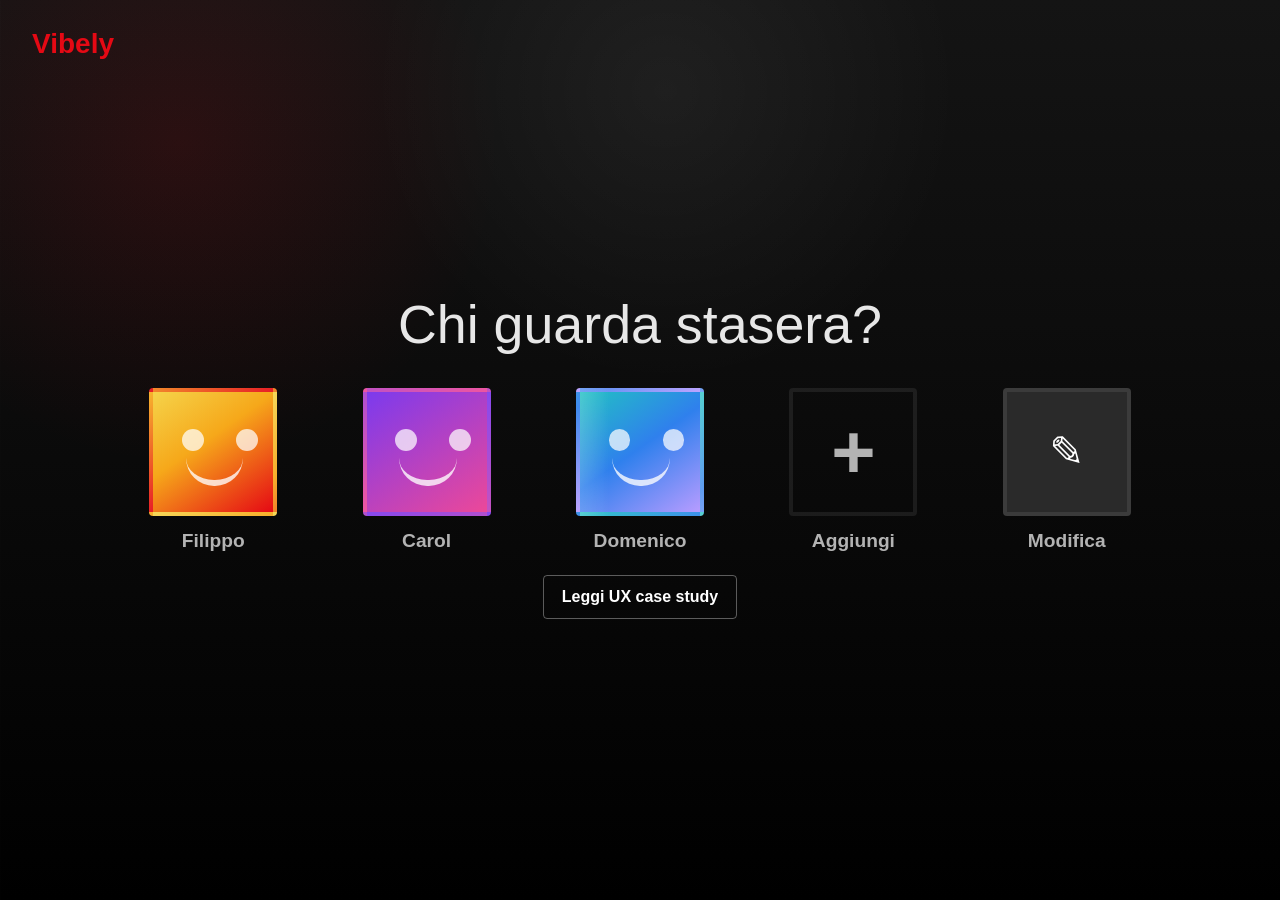
<file: index.html>
<!doctype html>
<html lang="it">
  <head>
    <meta charset="utf-8" />
    <meta name="viewport" content="width=device-width, initial-scale=1" />
    <title>Vibely MVP</title>
    <link rel="stylesheet" href="./styles.css?v=vibely-ui-15" />
  </head>
  <body>
    <main id="app" class="app">
      <section id="profileView" class="profile-view" aria-labelledby="profile-title">
        <div class="brand-mark">Vibely</div>
        <div class="profile-feature" aria-hidden="true">
          <span class="top-badge">Top 10</span>
          <strong>Glass House</strong>
          <p>Oggi al n°5 tra i film piu consigliati dai tuoi Vibers</p>
        </div>
        <div class="profile-panel">
          <h1 id="profile-title">Chi guarda stasera?</h1>
          <div class="profiles" aria-label="Scegli profilo">
            <button class="profile-card" data-profile="Filippo" type="button" aria-label="Entra con il profilo Filippo">
              <span class="avatar avatar-one" aria-hidden="true"></span>
              <span>Filippo</span>
            </button>
            <button class="profile-card" data-profile="Carol" type="button" aria-label="Entra con il profilo Carol">
              <span class="avatar avatar-two" aria-hidden="true"></span>
              <span>Carol</span>
            </button>
            <button class="profile-card" data-profile="Domenico" type="button" aria-label="Entra con il profilo Domenico">
              <span class="avatar avatar-three" aria-hidden="true"></span>
              <span>Domenico</span>
            </button>
            <button class="profile-card add-profile" type="button" aria-label="Aggiungi un nuovo profilo Viber">
              <span class="add-icon" aria-hidden="true">+</span>
              <span>Aggiungi</span>
            </button>
            <button id="openBuilderFromProfiles" class="profile-card edit-profile" type="button" aria-label="Modifica il profilo Viber">
              <span class="edit-icon" aria-hidden="true">✎</span>
              <span>Modifica</span>
            </button>
          </div>
          <a class="case-study-link" href="./ux.html">Leggi UX case study</a>
        </div>
      </section>

      <section id="moodEntryView" class="mood-entry-view hidden" aria-labelledby="mood-entry-title">
        <header class="builder-topbar">
          <button id="backToProfilesFromMood" class="icon-button" type="button" aria-label="Torna ai profili" title="Torna ai profili">
            <span aria-hidden="true">‹</span>
          </button>
          <div class="wordmark">Vibely</div>
          <button id="skipMoodEntry" class="topbar-skip" type="button" aria-label="Salta la scelta del mood ed entra in Vibely">Salta</button>
        </header>
        <div class="mood-entry-shell">
          <p class="eyebrow">Prima di iniziare</p>
          <h1 id="mood-entry-title">Che vibe hai adesso?</h1>
          <p>Scegli fino a 3 mood per dare contesto ai consigli dei tuoi Vibers. Puoi anche saltare.</p>
          <div id="entryMoodPicker" class="mood-entry-grid" aria-label="Mood iniziale"></div>
          <div class="mood-entry-actions">
            <button id="continueWithMood" class="primary-action" type="button">Entra in Vibely</button>
          </div>
        </div>
      </section>

      <section id="builderView" class="builder-view hidden" aria-labelledby="builder-title">
        <header class="builder-topbar">
          <button id="closeBuilder" class="icon-button" type="button" aria-label="Torna indietro" title="Torna indietro">
            <span aria-hidden="true">‹</span>
          </button>
          <div class="wordmark">Vibely</div>
        </header>
        <div class="builder-shell">
          <section class="builder-intro">
            <p class="eyebrow">Profilo Viber</p>
            <h1 id="builder-title">Costruisci il tuo gusto fidato.</h1>
            <p>
              Vibely impara da chi ascolti davvero: persone, mood e contesti. Il profilo Viber serve a pesare i consigli umani prima dell'algoritmo.
            </p>
            <div class="viber-preview" aria-label="Anteprima profilo Viber">
              <span id="previewAvatar" class="viber-avatar preview-avatar">FI</span>
              <div>
                <strong id="previewName">Filippo</strong>
                <p id="previewSummary">Deep · Thriller · fiducia alta</p>
              </div>
            </div>
          </section>

          <form id="builderForm" class="builder-form">
            <label class="field-label" for="builderName">Nome profilo</label>
            <input id="builderName" class="text-field" type="text" value="Filippo" autocomplete="off" aria-label="Nome profilo" />

            <div class="builder-group">
              <p class="field-label">Mood che ti rappresentano, massimo 3</p>
              <div class="builder-chips" aria-label="Mood preferiti">
                <button class="builder-chip is-selected" data-builder-mood="deep" type="button" aria-pressed="true">Deep</button>
                <button class="builder-chip is-selected" data-builder-mood="chill" type="button" aria-pressed="true">Chill</button>
                <button class="builder-chip" data-builder-mood="adrenaline" type="button" aria-pressed="false">Adrenalina</button>
                <button class="builder-chip" data-builder-mood="comfort" type="button" aria-pressed="false">Comfort</button>
                <button class="builder-chip" data-builder-mood="romantic" type="button" aria-pressed="false">Romantico</button>
                <button class="builder-chip" data-builder-mood="dark" type="button" aria-pressed="false">Dark</button>
                <button class="builder-chip" data-builder-mood="mindblown" type="button" aria-pressed="false">Mind-blown</button>
                <button class="builder-chip" data-builder-mood="nostalgic" type="button" aria-pressed="false">Nostalgico</button>
              </div>
            </div>

            <div class="builder-group">
              <p class="field-label">Generi su cui vuoi consigli umani</p>
              <div class="builder-chips" aria-label="Generi preferiti">
                <button class="builder-chip is-selected" data-builder-genre="Thriller" type="button" aria-pressed="true">Thriller</button>
                <button class="builder-chip" data-builder-genre="Comedy" type="button" aria-pressed="false">Comedy</button>
                <button class="builder-chip is-selected" data-builder-genre="Drama" type="button" aria-pressed="true">Drama</button>
                <button class="builder-chip" data-builder-genre="Sport" type="button" aria-pressed="false">Sport</button>
                <button class="builder-chip" data-builder-genre="Sci-fi" type="button" aria-pressed="false">Sci-fi</button>
              </div>
            </div>

            <div class="builder-group">
              <div class="mini-head">
                <p class="field-label">Quanto ti fidi dei tuoi Vibers?</p>
                <span>influenza l'ordine dei consigli</span>
              </div>
              <div id="trustBuilderList" class="trust-builder-list"></div>
            </div>

            <label class="field-label" for="recommendationMode">Quando vuoi ricevere consigli?</label>
            <select id="recommendationMode" class="select-field">
              <option>Dopo ogni visione</option>
              <option>Quando apro Vibely</option>
              <option>Solo quando lo chiedo</option>
            </select>

            <div class="builder-actions">
              <button class="primary-action" type="submit">Salva profilo</button>
              <button id="cancelBuilder" class="secondary-action" type="button">Annulla</button>
            </div>
          </form>
        </div>
      </section>

      <section id="homeView" class="home-view hidden" aria-label="Home Vibely">
        <header class="topbar">
          <button id="backProfiles" class="icon-button" type="button" aria-label="Cambia profilo" title="Cambia profilo">
            <span aria-hidden="true">‹</span>
          </button>
          <div class="wordmark">Vibely</div>
          <nav class="nav-tabs" aria-label="Categorie">
            <button class="nav-tab is-active" data-filter="all" type="button" aria-pressed="true">Home</button>
            <button class="nav-tab" data-filter="series" type="button" aria-pressed="false">Serie</button>
            <button class="nav-tab" data-filter="film" type="button" aria-pressed="false">Film</button>
            <button class="nav-tab" data-filter="sport" type="button" aria-pressed="false">Sport</button>
            <a class="nav-tab nav-link nav-case-link" href="./ux.html">UX case</a>
            <a class="nav-tab nav-link nav-reminder-link" href="./ux.html#reminder">Reminder</a>
          </nav>
          <label class="search">
            <span aria-hidden="true">⌕</span>
            <span class="sr-only">Cerca nel catalogo Vibely</span>
            <input id="searchInput" type="search" placeholder="Cerca" autocomplete="off" aria-label="Cerca nel catalogo Vibely" />
          </label>
        </header>

        <section class="hero" aria-labelledby="hero-title">
          <div class="hero-art poster-hero-art">
            <div class="beam beam-one"></div>
            <div class="beam beam-two"></div>
            <div class="city-line"></div>
          </div>
          <div class="hero-copy">
            <p class="eyebrow">Nuovo episodio</p>
            <h1 id="hero-title">After Midnight</h1>
            <p class="hero-meta">Serie · Thriller · 52 min · 4K</p>
            <p class="hero-description">
              Una notte, quattro sconosciuti e una citta che cambia volto quando le luci si spengono.
            </p>
            <div class="hero-actions">
              <button id="heroPlayButton" class="primary-action" type="button"><span aria-hidden="true">▶</span> Riproduci</button>
              <button class="secondary-action" type="button"><span aria-hidden="true">i</span> Dettagli</button>
            </div>
          </div>
          <aside class="watch-card" aria-label="Continua a guardare">
            <p>Continua</p>
            <strong id="profileGreeting">Filippo</strong>
            <div class="progress"><span></span></div>
          </aside>
        </section>

        <section class="content-shell">
          <div class="section-head">
            <h2>Top 10 oggi</h2>
            <button class="text-button" type="button">Vedi tutto</button>
          </div>
          <div id="rankingRow" class="ranking-row"></div>

          <div id="catalogSection" class="section-head">
            <h2>Per il tuo mood</h2>
            <div class="mood-tabs" aria-label="Mood">
              <button class="mood-chip is-active" data-mood="all" type="button" aria-pressed="true">Tutto</button>
              <button class="mood-chip" data-mood="chill" type="button" aria-pressed="false">Chill</button>
              <button class="mood-chip" data-mood="adrenaline" type="button" aria-pressed="false">Adrenalina</button>
              <button class="mood-chip" data-mood="deep" type="button" aria-pressed="false">Deep</button>
              <button class="mood-chip" data-mood="comfort" type="button" aria-pressed="false">Comfort</button>
              <button class="mood-chip" data-mood="dark" type="button" aria-pressed="false">Dark</button>
              <button class="mood-chip" data-mood="romantic" type="button" aria-pressed="false">Romantico</button>
              <button class="mood-chip" data-mood="mindblown" type="button" aria-pressed="false">Mind-blown</button>
            </div>
          </div>
          <div id="posterGrid" class="poster-grid"></div>

          <div id="communitySection" class="section-head social-head">
            <div>
              <p class="eyebrow">Cerchia fidata</p>
              <h2>Consigli dai tuoi Vibers</h2>
            </div>
          </div>
          <div class="social-layout">
            <section class="viber-panel" aria-label="Consigli dai Vibers">
              <div id="recommendationFeed" class="recommendation-feed"></div>
            </section>
            <aside class="viber-panel" aria-label="Vibers">
              <div class="mini-head">
                <h3>Persone di cui ti fidi</h3>
                <span id="viberCount"></span>
              </div>
              <div id="viberList" class="viber-list"></div>
            </aside>
          </div>

          <div class="section-head">
            <h2>Attivita community</h2>
          </div>
          <div id="activityFeed" class="activity-feed"></div>
        </section>

        <nav class="bottom-nav" aria-label="Navigazione principale">
          <button class="bottom-nav-item is-active" data-bottom-nav="home" type="button" aria-label="Vai alla home" aria-pressed="true">
            <span class="bottom-nav-icon" aria-hidden="true">
              <svg viewBox="0 0 24 24"><path d="M4 10.5 12 4l8 6.5V20a1 1 0 0 1-1 1h-5v-6h-4v6H5a1 1 0 0 1-1-1z" /></svg>
            </span>
            <span>Home</span>
          </button>
          <button class="bottom-nav-item" data-bottom-nav="community" type="button" aria-label="Vai alla community" aria-pressed="false">
            <span class="bottom-nav-icon" aria-hidden="true">
              <svg viewBox="0 0 24 24"><path d="M8 11a3 3 0 1 0 0-6 3 3 0 0 0 0 6Zm8 0a3 3 0 1 0 0-6 3 3 0 0 0 0 6ZM3.5 20c.5-3.2 2-5 4.5-5s4 1.8 4.5 5M11.5 20c.5-3.2 2-5 4.5-5s4 1.8 4.5 5" /></svg>
            </span>
            <span>Community</span>
          </button>
          <a class="bottom-nav-item" data-bottom-nav="ux" href="./ux.html" aria-label="Apri il case study UX">
            <span class="bottom-nav-icon" aria-hidden="true">
              <svg viewBox="0 0 24 24"><path d="M4 20h4l11-11a2.8 2.8 0 0 0-4-4L4 16v4Zm11-14 3 3" /></svg>
            </span>
            <span>UX</span>
          </a>
          <button class="bottom-nav-item" data-bottom-nav="profile" type="button" aria-label="Apri e modifica il profilo" aria-pressed="false">
            <span class="bottom-profile-face" aria-hidden="true"></span>
            <span>Profilo</span>
          </button>
        </nav>

        <section id="ratingNotification" class="rating-notification" role="dialog" aria-modal="true" aria-hidden="true" aria-labelledby="ratingTitle" aria-describedby="ratingHelp" inert>
          <div class="notification-shell" tabindex="-1">
            <button id="dismissRating" class="icon-button close-rating" type="button" aria-label="Chiudi" title="Chiudi">
              <span aria-hidden="true">×</span>
            </button>
            <p class="eyebrow">Ore dopo · telefono</p>
            <h2 id="ratingTitle">Com'e andata?</h2>
            <p id="ratingHelp" class="sr-only">Scegli rating, fino a 3 mood, un Viber fidato e invia il consiglio. Premi Esc per chiudere.</p>
            <div id="starPicker" class="star-picker" aria-label="Rating"></div>
            <p class="field-label">Mood del consiglio, massimo 3</p>
            <div id="phoneMoodPicker" class="choice-row" aria-label="Mood del consiglio"></div>
            <p class="field-label">Consiglia a un Viber fidato</p>
            <div id="phoneViberPicker" class="viber-pick-list" aria-label="Viber fidati"></div>
            <textarea id="recommendationNote" class="note-field" rows="3" placeholder="Aggiungi una nota, se vuoi" aria-label="Nota opzionale per il consiglio"></textarea>
            <div class="notification-actions">
              <button id="sendRecommendation" class="primary-action" type="button">Consiglia</button>
              <button id="watchTogether" class="secondary-action" type="button">Guardiamolo insieme</button>
            </div>
          </div>
        </section>

        <section id="tvRatingOverlay" class="tv-rating-overlay" role="dialog" aria-modal="true" aria-hidden="true" aria-labelledby="tvRatingTitle" aria-describedby="tvRatingHelp" inert>
          <div class="tv-rating-card" tabindex="-1">
            <button id="dismissTvRating" class="icon-button close-tv-rating" type="button" aria-label="Chiudi pannello rating TV" title="Chiudi">
              <span aria-hidden="true">×</span>
            </button>
            <p class="eyebrow">Fine film · TV</p>
            <h2 id="tvRatingTitle">Com'e andata?</h2>
            <p id="tvRatingHelp" class="tv-helper">Usa il telecomando: scegli voto, mood e Viber. Niente testo da scrivere. Premi Esc per chiudere.</p>
            <div id="tvStarPicker" class="tv-star-picker" aria-label="Rating TV"></div>
            <p class="field-label">Mood, massimo 3</p>
            <div id="tvMoodPicker" class="choice-row tv-choice-row" aria-label="Mood TV"></div>
            <p class="field-label">Viber</p>
            <div id="tvViberPicker" class="viber-pick-list tv-viber-pick-list" aria-label="Viber TV"></div>
            <div class="tv-actions">
              <button id="tvSendRecommendation" class="primary-action" type="button">Consiglia</button>
              <button id="tvWatchTogether" class="secondary-action" type="button">Guardiamolo insieme</button>
              <button id="tvPhoneLater" class="secondary-action" type="button">Ricordamelo sul telefono</button>
            </div>
          </div>
        </section>
      </section>
      <div id="appToast" class="app-toast" role="status" aria-live="polite" aria-atomic="true"></div>
      <div id="srStatus" class="sr-only" role="status" aria-live="polite" aria-atomic="true"></div>
    </main>

    <script src="./app.js?v=vibely-ui-15"></script>
  </body>
</html>
</file>
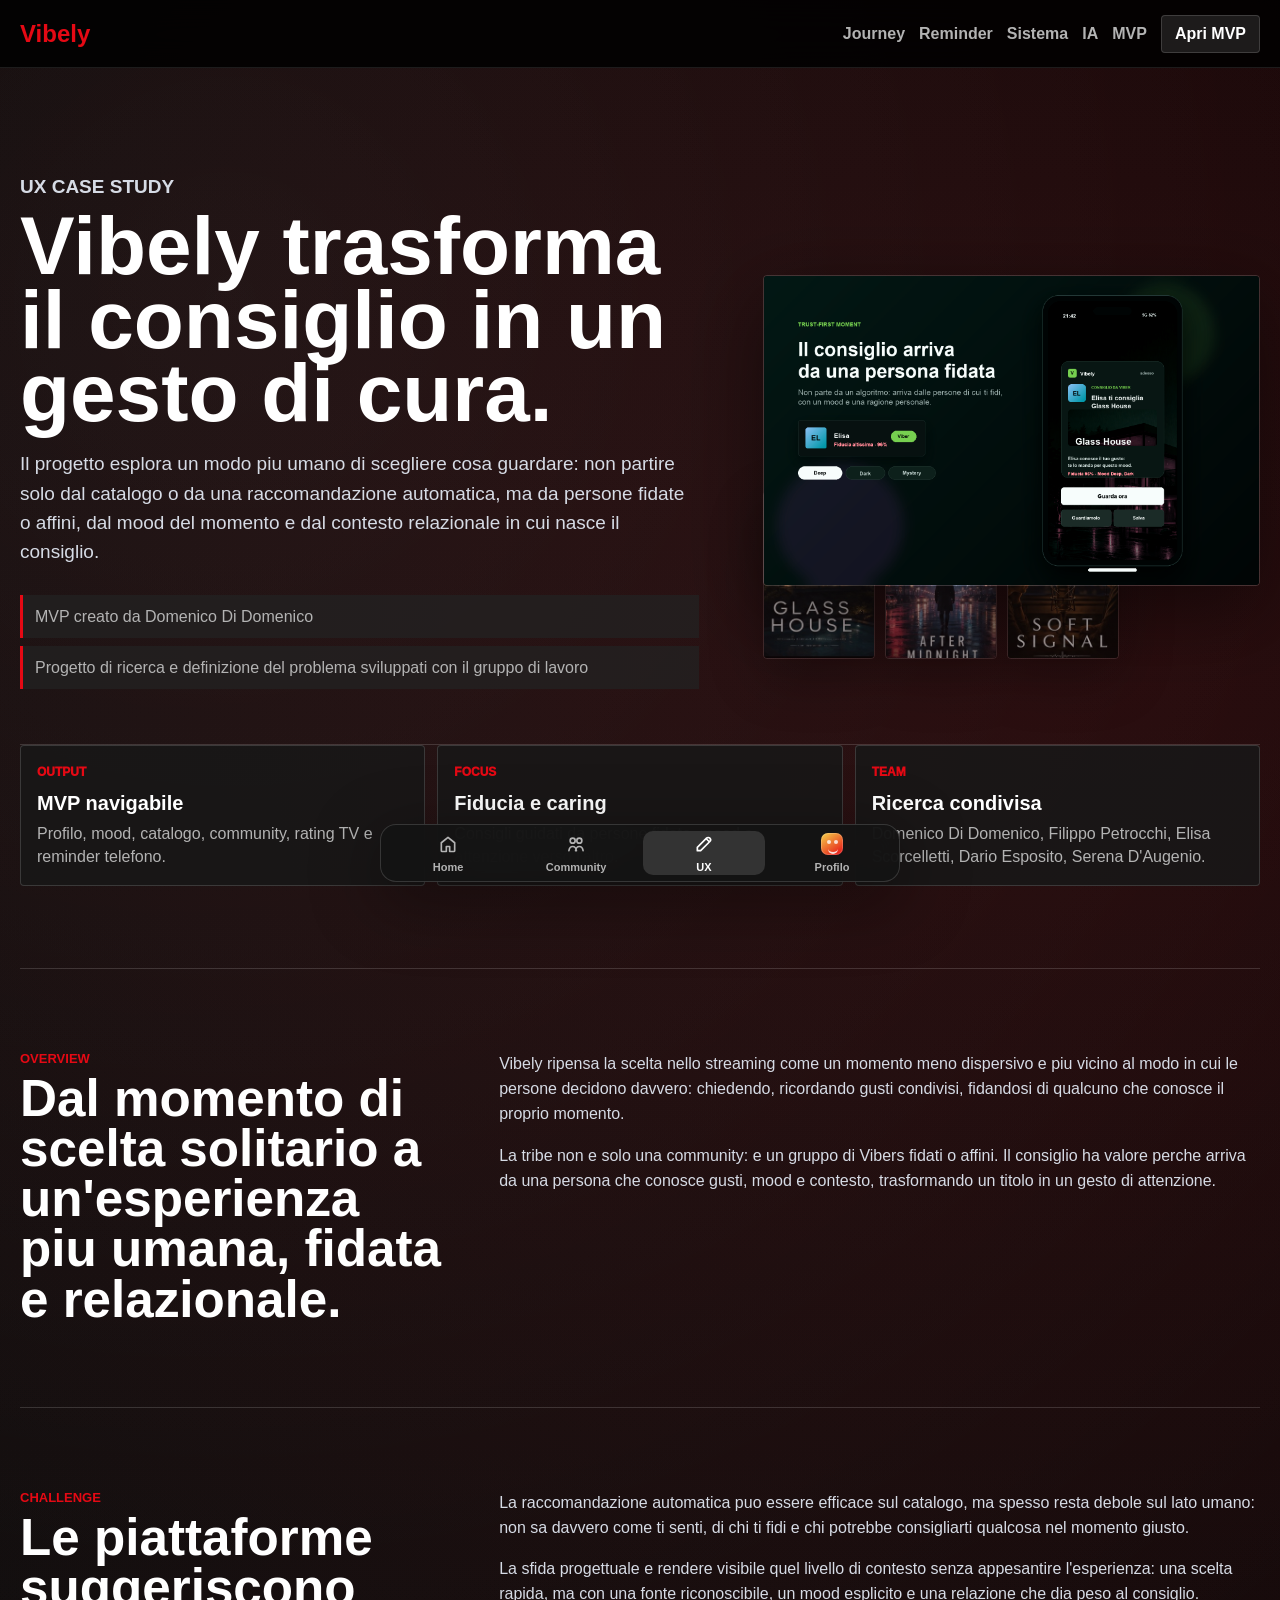
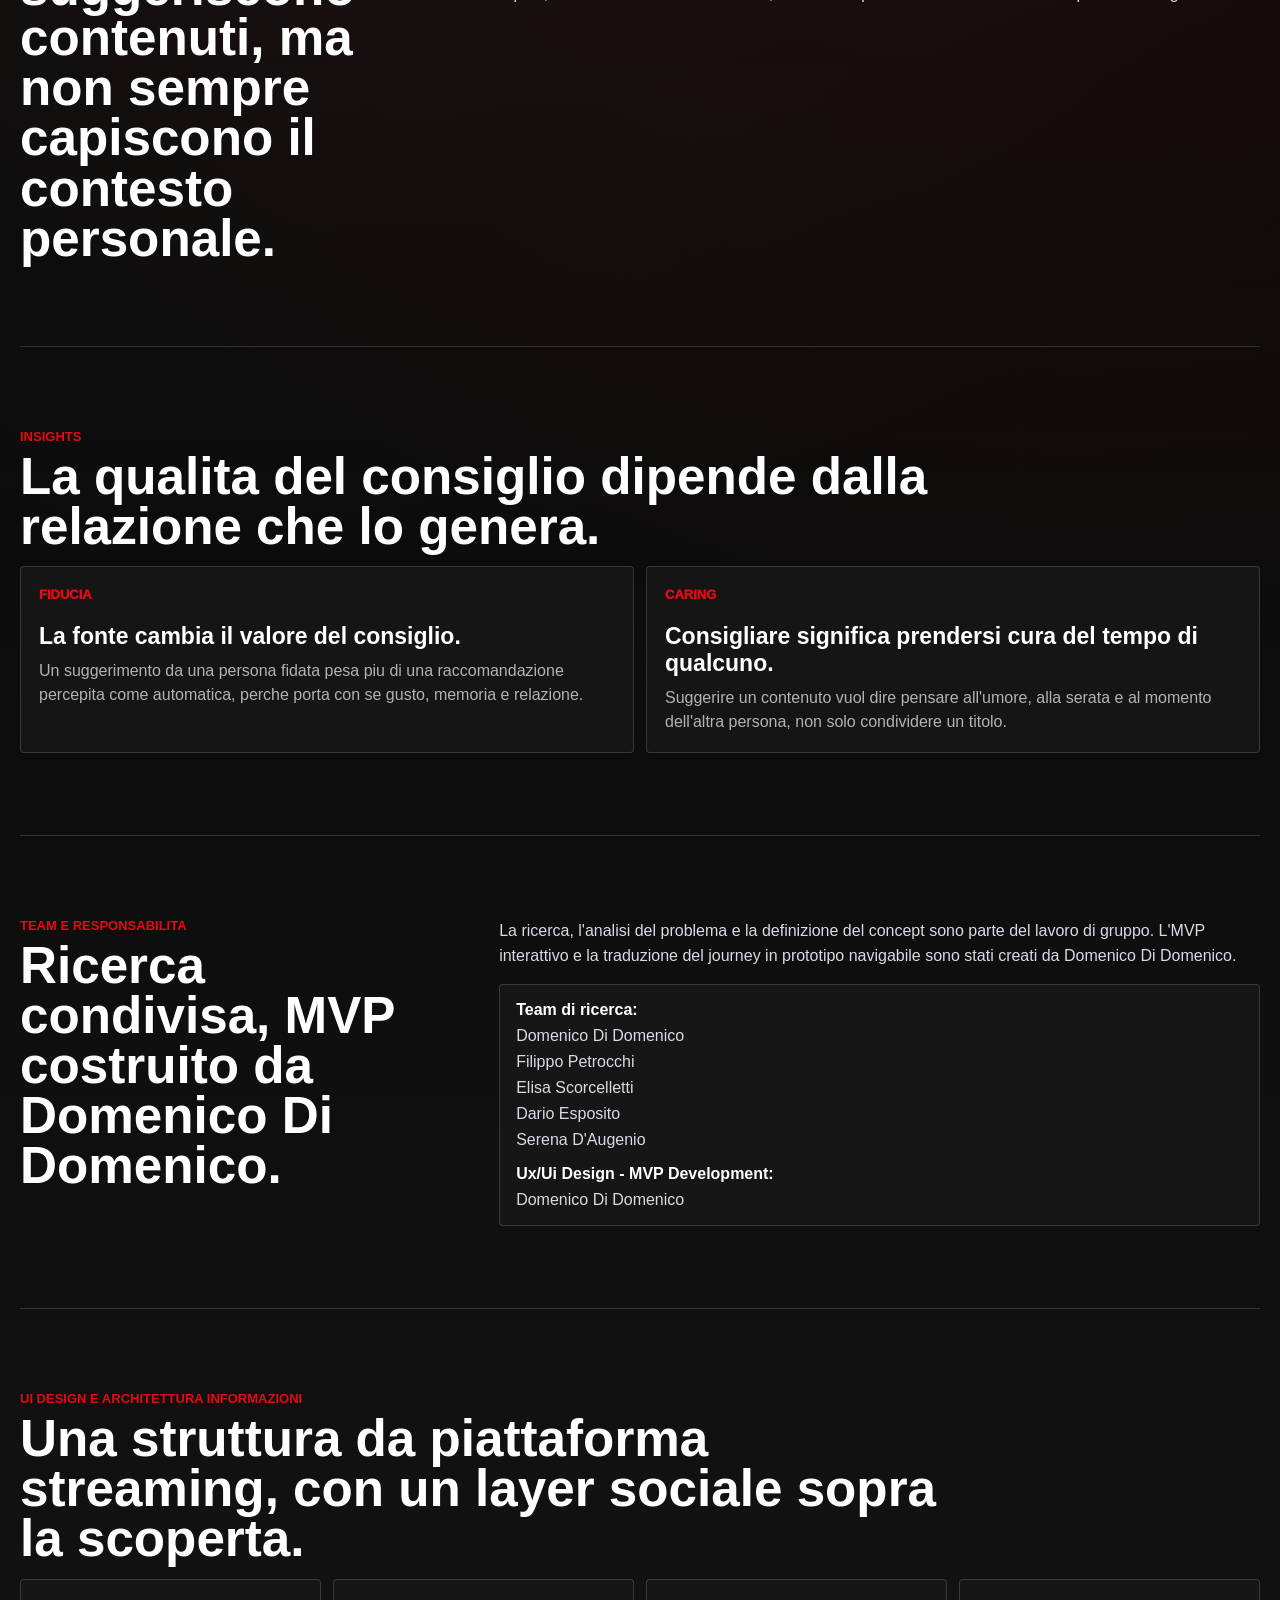
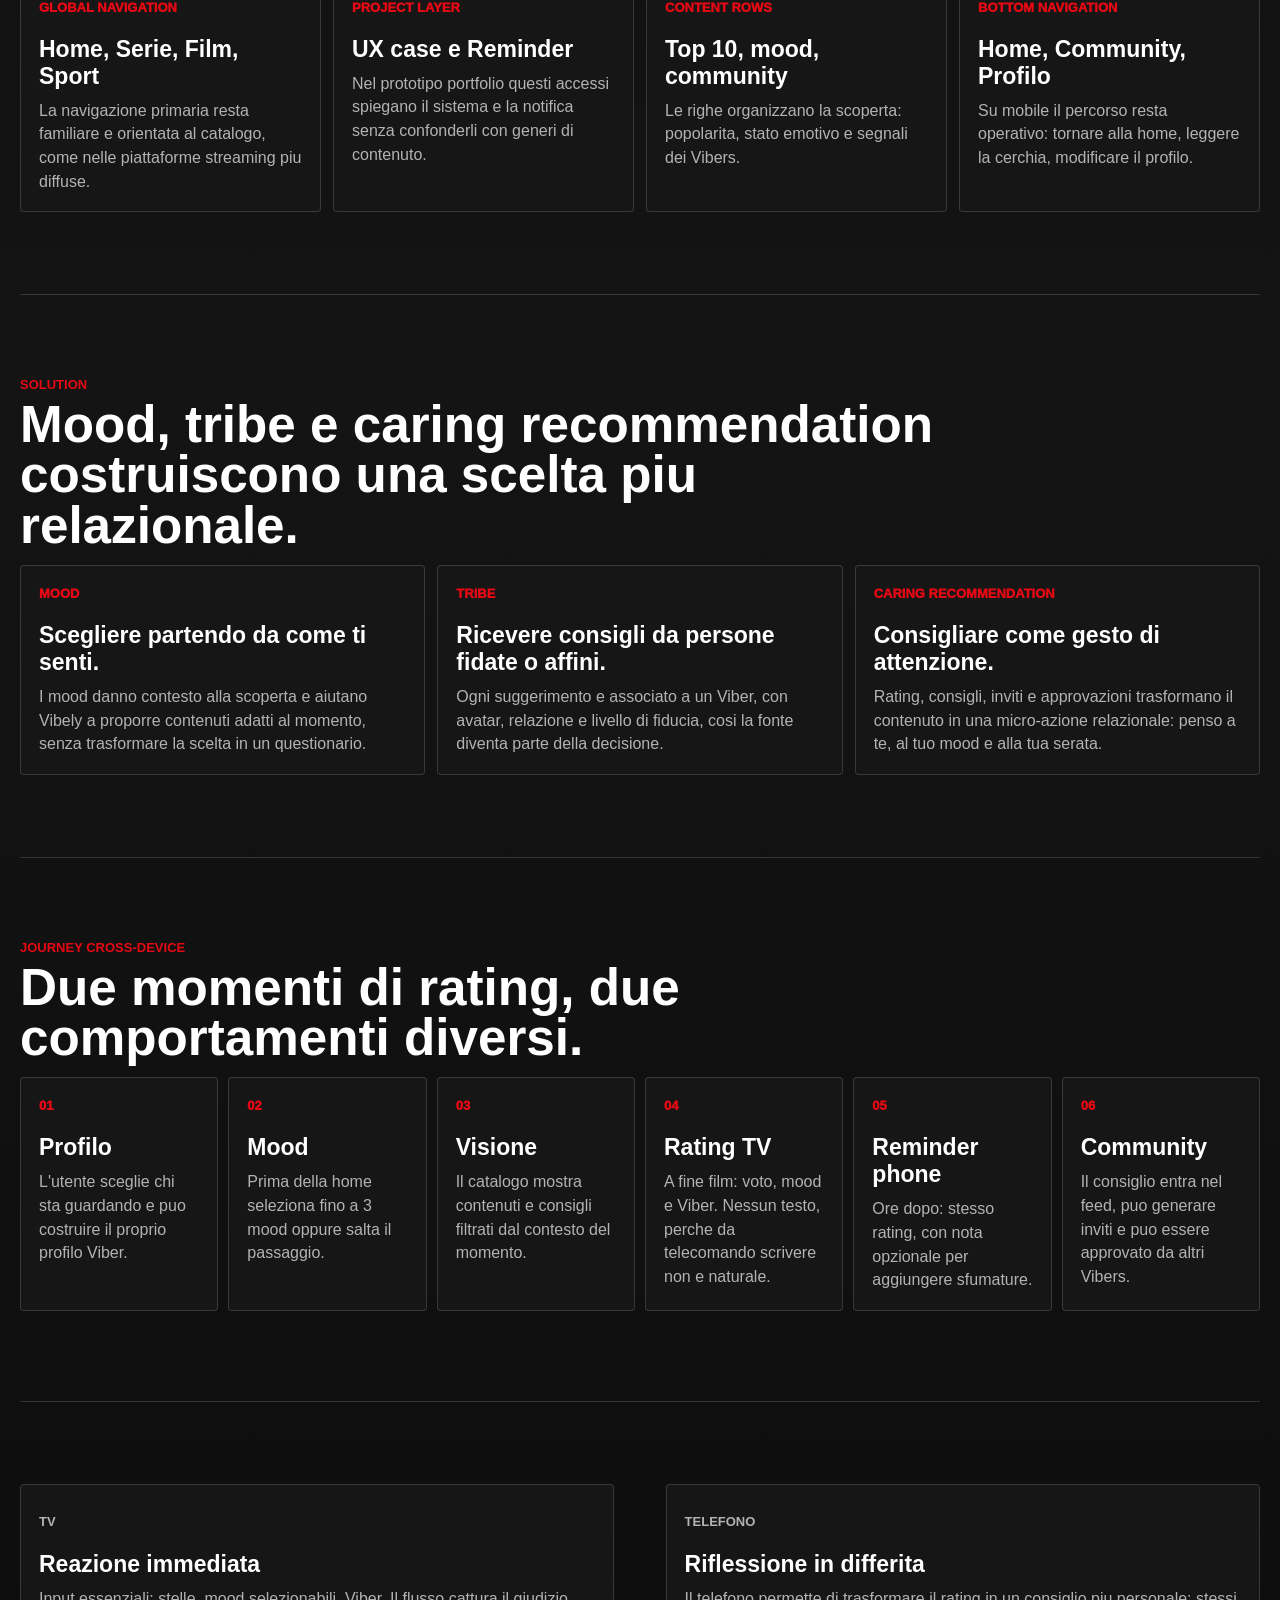
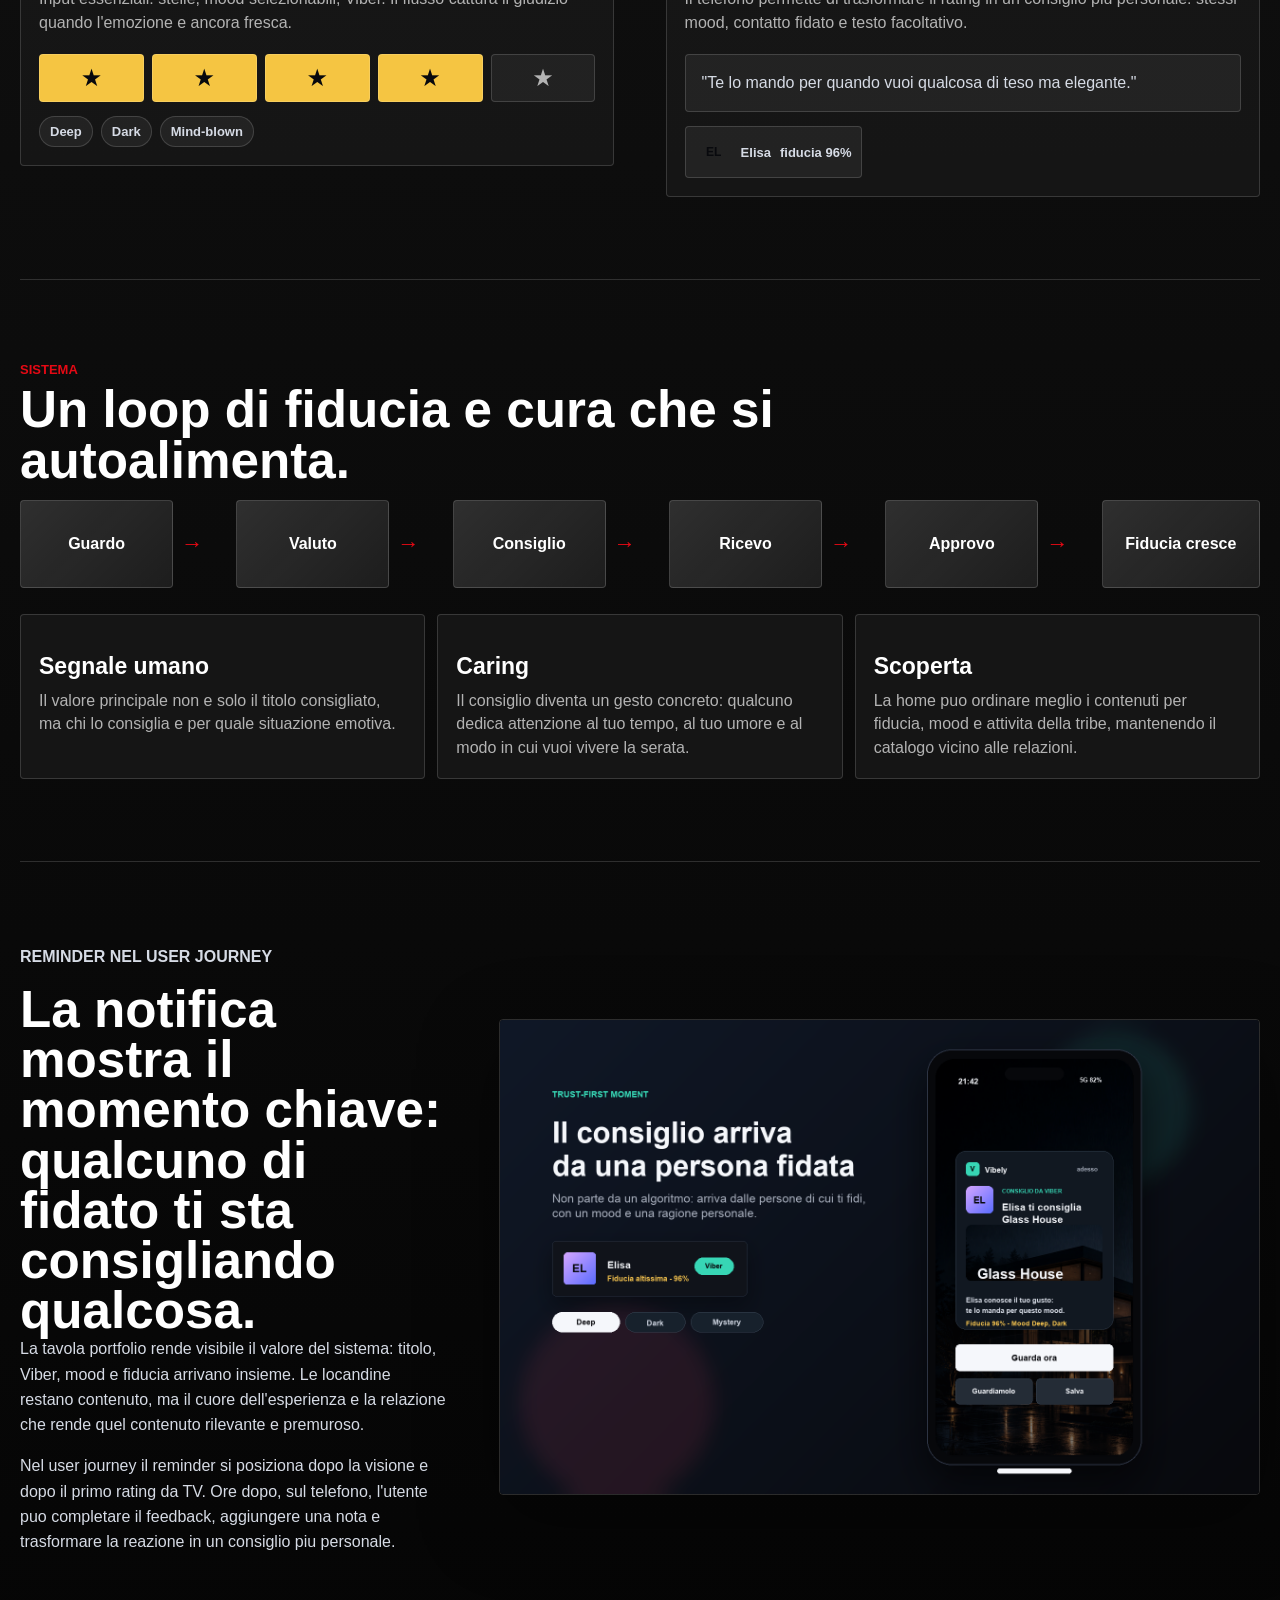
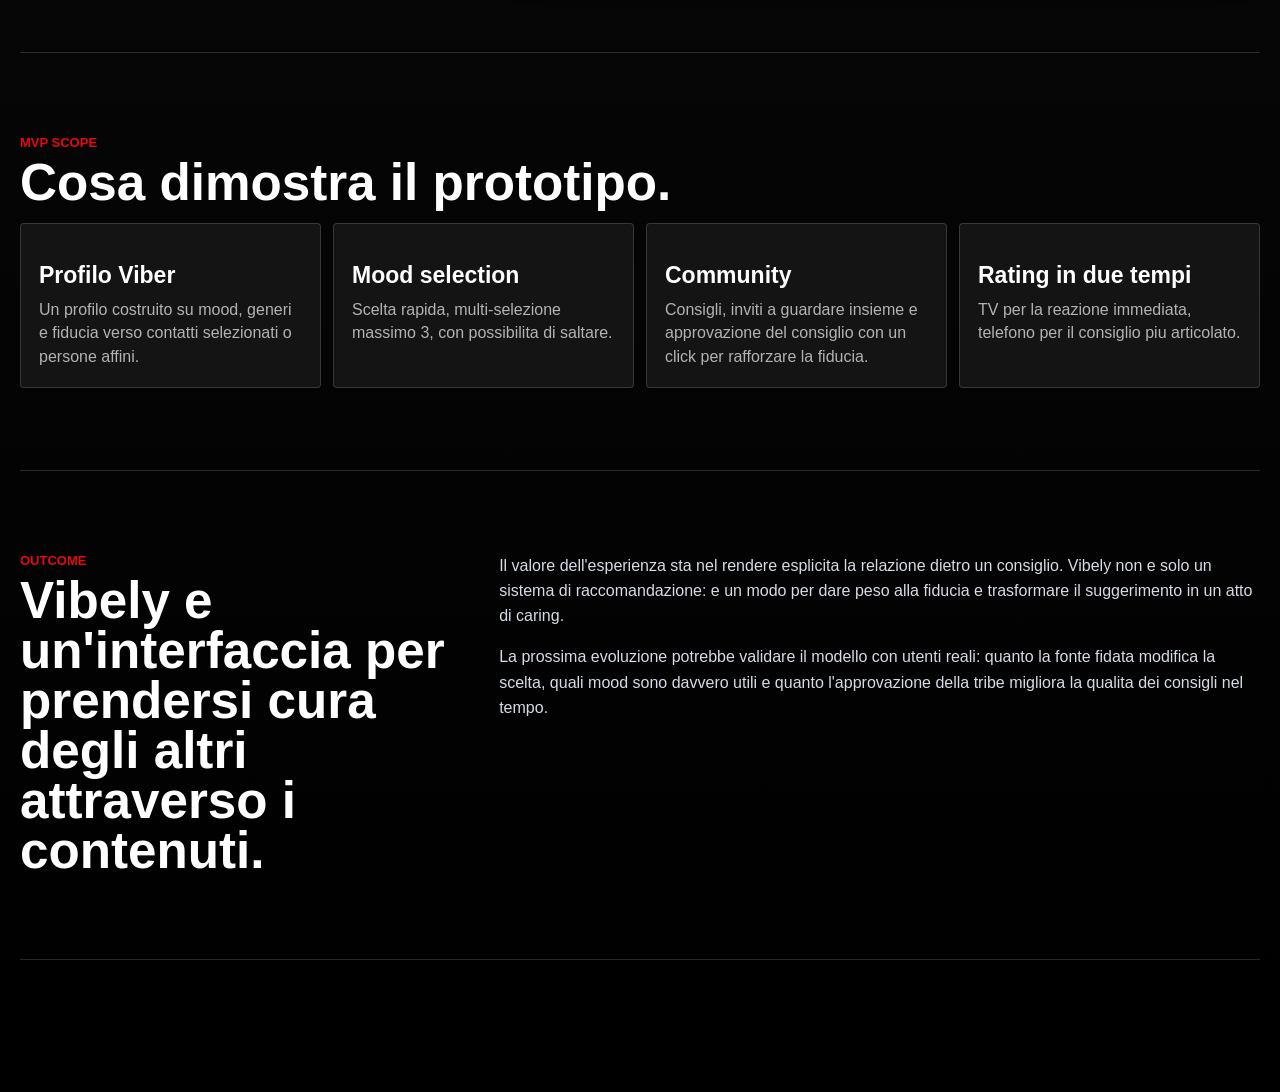
<file: ux.html>
<!doctype html>
<html lang="it">
  <head>
    <meta charset="utf-8" />
    <meta name="viewport" content="width=device-width, initial-scale=1" />
    <title>Vibely UX Case Study</title>
    <link rel="stylesheet" href="./styles.css?v=vibely-ui-15" />
  </head>
  <body class="ux-case-page">
    <main class="ux-case">
      <header class="ux-case-nav">
        <a class="wordmark" href="./index.html">Vibely</a>
        <nav aria-label="Navigazione case study">
          <a href="#journey">Journey</a>
          <a href="#reminder">Reminder</a>
          <a href="#system">Sistema</a>
          <a href="#information-architecture">IA</a>
          <a href="#mvp">MVP</a>
          <a class="ux-nav-cta" href="./index.html#home">Apri MVP</a>
        </nav>
      </header>

      <section class="ux-case-hero">
        <div class="ux-case-copy">
          <p class="eyebrow">UX case study</p>
          <h1>Vibely trasforma il consiglio in un gesto di cura.</h1>
          <p>
            Il progetto esplora un modo piu umano di scegliere cosa guardare: non partire solo dal catalogo o da una raccomandazione automatica, ma da persone fidate o affini, dal mood del momento e dal contesto relazionale in cui nasce il consiglio.
          </p>
          <div class="ux-credit-line">
            <span>MVP creato da Domenico Di Domenico</span>
            <span>Progetto di ricerca e definizione del problema sviluppati con il gruppo di lavoro</span>
          </div>
        </div>
        <figure class="ux-trust-visual" aria-label="Notifica di consiglio ricevuto e locandine fittizie Vibely">
          <img class="ux-notification-image" src="./assets/vibely-notifica-consiglio-portfolio.png" alt="Mockup portfolio della notifica di consiglio ricevuto da un Viber" />
          <div class="ux-poster-strip" aria-hidden="true">
            <img src="./assets/posters/glass-house.jpg" alt="" />
            <img src="./assets/posters/after-midnight.jpg" alt="" />
            <img src="./assets/posters/soft-signal.jpg" alt="" />
          </div>
        </figure>
      </section>

      <section class="ux-case-section ux-case-summary" aria-label="Sintesi progetto">
        <article>
          <span>Output</span>
          <strong>MVP navigabile</strong>
          <p>Profilo, mood, catalogo, community, rating TV e reminder telefono.</p>
        </article>
        <article>
          <span>Focus</span>
          <strong>Fiducia e caring</strong>
          <p>Consigli guidati da persone fidate, mood e attenzione verso l'altro.</p>
        </article>
        <article>
          <span>Team</span>
          <strong>Ricerca condivisa</strong>
          <p>Domenico Di Domenico, Filippo Petrocchi, Elisa Scorcelletti, Dario Esposito, Serena D'Augenio.</p>
        </article>
      </section>

      <section class="ux-case-section ux-two-columns">
        <div>
          <p class="eyebrow">Overview</p>
          <h2>Dal momento di scelta solitario a un'esperienza piu umana, fidata e relazionale.</h2>
        </div>
        <div class="ux-rich-text">
          <p>
            Vibely ripensa la scelta nello streaming come un momento meno dispersivo e piu vicino al modo in cui le persone decidono davvero: chiedendo, ricordando gusti condivisi, fidandosi di qualcuno che conosce il proprio momento.
          </p>
          <p>
            La tribe non e solo una community: e un gruppo di Vibers fidati o affini. Il consiglio ha valore perche arriva da una persona che conosce gusti, mood e contesto, trasformando un titolo in un gesto di attenzione.
          </p>
        </div>
      </section>

      <section class="ux-case-section ux-two-columns">
        <div>
          <p class="eyebrow">Challenge</p>
          <h2>Le piattaforme suggeriscono contenuti, ma non sempre capiscono il contesto personale.</h2>
        </div>
        <div class="ux-rich-text">
          <p>
            La raccomandazione automatica puo essere efficace sul catalogo, ma spesso resta debole sul lato umano: non sa davvero come ti senti, di chi ti fidi e chi potrebbe consigliarti qualcosa nel momento giusto.
          </p>
          <p>
            La sfida progettuale e rendere visibile quel livello di contesto senza appesantire l'esperienza: una scelta rapida, ma con una fonte riconoscibile, un mood esplicito e una relazione che dia peso al consiglio.
          </p>
        </div>
      </section>

      <section class="ux-case-section">
        <div class="section-head ux-section-head">
          <div>
            <p class="eyebrow">Insights</p>
            <h2>La qualita del consiglio dipende dalla relazione che lo genera.</h2>
          </div>
        </div>
        <div class="ux-principles ux-two-insights">
          <article>
            <span>Fiducia</span>
            <h3>La fonte cambia il valore del consiglio.</h3>
            <p>Un suggerimento da una persona fidata pesa piu di una raccomandazione percepita come automatica, perche porta con se gusto, memoria e relazione.</p>
          </article>
          <article>
            <span>Caring</span>
            <h3>Consigliare significa prendersi cura del tempo di qualcuno.</h3>
            <p>Suggerire un contenuto vuol dire pensare all'umore, alla serata e al momento dell'altra persona, non solo condividere un titolo.</p>
          </article>
        </div>
      </section>

      <section class="ux-case-section ux-two-columns">
        <div>
          <p class="eyebrow">Team e responsabilita</p>
          <h2>Ricerca condivisa, MVP costruito da Domenico Di Domenico.</h2>
        </div>
        <div class="ux-rich-text">
          <p>
            La ricerca, l'analisi del problema e la definizione del concept sono parte del lavoro di gruppo. L'MVP interattivo e la traduzione del journey in prototipo navigabile sono stati creati da Domenico Di Domenico.
          </p>
          <div class="team-callout">
            <strong>Team di ricerca:</strong>
            <span>Domenico Di Domenico</span>
            <span>Filippo Petrocchi</span>
            <span>Elisa Scorcelletti</span>
            <span>Dario Esposito</span>
            <span>Serena D'Augenio</span>
            <strong>Ux/Ui Design - MVP Development:</strong>
            <span>Domenico Di Domenico</span>
          </div>
        </div>
      </section>

      <section id="information-architecture" class="ux-case-section">
        <div class="section-head ux-section-head">
          <div>
            <p class="eyebrow">UI design e architettura informazioni</p>
            <h2>Una struttura da piattaforma streaming, con un layer sociale sopra la scoperta.</h2>
          </div>
        </div>
        <div class="ux-ia-grid">
          <article>
            <span>Global navigation</span>
            <h3>Home, Serie, Film, Sport</h3>
            <p>La navigazione primaria resta familiare e orientata al catalogo, come nelle piattaforme streaming piu diffuse.</p>
          </article>
          <article>
            <span>Project layer</span>
            <h3>UX case e Reminder</h3>
            <p>Nel prototipo portfolio questi accessi spiegano il sistema e la notifica senza confonderli con generi di contenuto.</p>
          </article>
          <article>
            <span>Content rows</span>
            <h3>Top 10, mood, community</h3>
            <p>Le righe organizzano la scoperta: popolarita, stato emotivo e segnali dei Vibers.</p>
          </article>
          <article>
            <span>Bottom navigation</span>
            <h3>Home, Community, Profilo</h3>
            <p>Su mobile il percorso resta operativo: tornare alla home, leggere la cerchia, modificare il profilo.</p>
          </article>
        </div>
      </section>

      <section class="ux-case-section">
        <div class="section-head ux-section-head">
          <div>
            <p class="eyebrow">Solution</p>
            <h2>Mood, tribe e caring recommendation costruiscono una scelta piu relazionale.</h2>
          </div>
        </div>
        <div class="ux-principles">
          <article>
            <span>Mood</span>
            <h3>Scegliere partendo da come ti senti.</h3>
            <p>I mood danno contesto alla scoperta e aiutano Vibely a proporre contenuti adatti al momento, senza trasformare la scelta in un questionario.</p>
          </article>
          <article>
            <span>Tribe</span>
            <h3>Ricevere consigli da persone fidate o affini.</h3>
            <p>Ogni suggerimento e associato a un Viber, con avatar, relazione e livello di fiducia, cosi la fonte diventa parte della decisione.</p>
          </article>
          <article>
            <span>Caring recommendation</span>
            <h3>Consigliare come gesto di attenzione.</h3>
            <p>Rating, consigli, inviti e approvazioni trasformano il contenuto in una micro-azione relazionale: penso a te, al tuo mood e alla tua serata.</p>
          </article>
        </div>
      </section>

      <section id="journey" class="ux-case-section">
        <div class="section-head ux-section-head">
          <div>
            <p class="eyebrow">Journey cross-device</p>
            <h2>Due momenti di rating, due comportamenti diversi.</h2>
          </div>
        </div>
        <div class="ux-journey-map">
          <article>
            <span>01</span>
            <h3>Profilo</h3>
            <p>L'utente sceglie chi sta guardando e puo costruire il proprio profilo Viber.</p>
          </article>
          <article>
            <span>02</span>
            <h3>Mood</h3>
            <p>Prima della home seleziona fino a 3 mood oppure salta il passaggio.</p>
          </article>
          <article>
            <span>03</span>
            <h3>Visione</h3>
            <p>Il catalogo mostra contenuti e consigli filtrati dal contesto del momento.</p>
          </article>
          <article>
            <span>04</span>
            <h3>Rating TV</h3>
            <p>A fine film: voto, mood e Viber. Nessun testo, perche da telecomando scrivere non e naturale.</p>
          </article>
          <article>
            <span>05</span>
            <h3>Reminder phone</h3>
            <p>Ore dopo: stesso rating, con nota opzionale per aggiungere sfumature.</p>
          </article>
          <article>
            <span>06</span>
            <h3>Community</h3>
            <p>Il consiglio entra nel feed, puo generare inviti e puo essere approvato da altri Vibers.</p>
          </article>
        </div>
      </section>

      <section class="ux-case-section ux-split-panel">
        <div class="ux-device-card">
          <p class="eyebrow">TV</p>
          <h3>Reazione immediata</h3>
          <p>Input essenziali: stelle, mood selezionabili, Viber. Il flusso cattura il giudizio quando l'emozione e ancora fresca.</p>
          <div class="ux-mini-control">
            <span class="is-active">★</span>
            <span class="is-active">★</span>
            <span class="is-active">★</span>
            <span class="is-active">★</span>
            <span>★</span>
          </div>
          <div class="ux-chip-row">
            <span>Deep</span>
            <span>Dark</span>
            <span>Mind-blown</span>
          </div>
        </div>
        <div class="ux-device-card">
          <p class="eyebrow">Telefono</p>
          <h3>Riflessione in differita</h3>
          <p>Il telefono permette di trasformare il rating in un consiglio piu personale: stessi mood, contatto fidato e testo facoltativo.</p>
          <div class="ux-note-preview">"Te lo mando per quando vuoi qualcosa di teso ma elegante."</div>
          <div class="ux-viber-mini">
            <span class="viber-avatar tiny-avatar">EL</span>
            <strong>Elisa</strong>
            <span>fiducia 96%</span>
          </div>
        </div>
      </section>

      <section id="system" class="ux-case-section">
        <div class="section-head ux-section-head">
          <div>
            <p class="eyebrow">Sistema</p>
            <h2>Un loop di fiducia e cura che si autoalimenta.</h2>
          </div>
        </div>
        <div class="ux-system-loop" aria-label="Loop del sistema Vibely">
          <div class="ux-loop-node">Guardo</div>
          <div class="ux-loop-arrow">→</div>
          <div class="ux-loop-node">Valuto</div>
          <div class="ux-loop-arrow">→</div>
          <div class="ux-loop-node">Consiglio</div>
          <div class="ux-loop-arrow">→</div>
          <div class="ux-loop-node">Ricevo</div>
          <div class="ux-loop-arrow">→</div>
          <div class="ux-loop-node">Approvo</div>
          <div class="ux-loop-arrow">→</div>
          <div class="ux-loop-node">Fiducia cresce</div>
        </div>
        <div class="ux-system-explainer">
          <article>
            <h3>Segnale umano</h3>
            <p>Il valore principale non e solo il titolo consigliato, ma chi lo consiglia e per quale situazione emotiva.</p>
          </article>
          <article>
            <h3>Caring</h3>
            <p>Il consiglio diventa un gesto concreto: qualcuno dedica attenzione al tuo tempo, al tuo umore e al modo in cui vuoi vivere la serata.</p>
          </article>
          <article>
            <h3>Scoperta</h3>
            <p>La home puo ordinare meglio i contenuti per fiducia, mood e attivita della tribe, mantenendo il catalogo vicino alle relazioni.</p>
          </article>
        </div>
      </section>

      <section id="reminder" class="ux-case-section ux-image-section">
        <div>
          <p class="eyebrow">Reminder nel user journey</p>
          <h2>La notifica mostra il momento chiave: qualcuno di fidato ti sta consigliando qualcosa.</h2>
          <p>
            La tavola portfolio rende visibile il valore del sistema: titolo, Viber, mood e fiducia arrivano insieme. Le locandine restano contenuto, ma il cuore dell'esperienza e la relazione che rende quel contenuto rilevante e premuroso.
          </p>
          <p>
            Nel user journey il reminder si posiziona dopo la visione e dopo il primo rating da TV. Ore dopo, sul telefono, l'utente puo completare il feedback, aggiungere una nota e trasformare la reazione in un consiglio piu personale.
          </p>
        </div>
        <figure>
          <img src="./assets/vibely-notifica-consiglio-portfolio.png" alt="Mockup portfolio della notifica di consiglio ricevuto da un Viber" />
        </figure>
      </section>

      <section id="mvp" class="ux-case-section">
        <div class="section-head ux-section-head">
          <div>
            <p class="eyebrow">MVP scope</p>
            <h2>Cosa dimostra il prototipo.</h2>
          </div>
        </div>
        <div class="ux-scope-grid">
          <article>
            <h3>Profilo Viber</h3>
            <p>Un profilo costruito su mood, generi e fiducia verso contatti selezionati o persone affini.</p>
          </article>
          <article>
            <h3>Mood selection</h3>
            <p>Scelta rapida, multi-selezione massimo 3, con possibilita di saltare.</p>
          </article>
          <article>
            <h3>Community</h3>
            <p>Consigli, inviti a guardare insieme e approvazione del consiglio con un click per rafforzare la fiducia.</p>
          </article>
          <article>
            <h3>Rating in due tempi</h3>
            <p>TV per la reazione immediata, telefono per il consiglio piu articolato.</p>
          </article>
        </div>
      </section>

      <section class="ux-case-section ux-two-columns ux-closing">
        <div>
          <p class="eyebrow">Outcome</p>
          <h2>Vibely e un'interfaccia per prendersi cura degli altri attraverso i contenuti.</h2>
        </div>
        <div class="ux-rich-text">
          <p>
            Il valore dell'esperienza sta nel rendere esplicita la relazione dietro un consiglio. Vibely non e solo un sistema di raccomandazione: e un modo per dare peso alla fiducia e trasformare il suggerimento in un atto di caring.
          </p>
          <p>
            La prossima evoluzione potrebbe validare il modello con utenti reali: quanto la fonte fidata modifica la scelta, quali mood sono davvero utili e quanto l'approvazione della tribe migliora la qualita dei consigli nel tempo.
          </p>
        </div>
      </section>

      <nav class="bottom-nav ux-bottom-nav" aria-label="Navigazione principale">
        <a class="bottom-nav-item" href="./index.html#home">
          <span class="bottom-nav-icon" aria-hidden="true">
            <svg viewBox="0 0 24 24"><path d="M4 10.5 12 4l8 6.5V20a1 1 0 0 1-1 1h-5v-6h-4v6H5a1 1 0 0 1-1-1z" /></svg>
          </span>
          <span>Home</span>
        </a>
        <a class="bottom-nav-item" href="./index.html#communitySection">
          <span class="bottom-nav-icon" aria-hidden="true">
            <svg viewBox="0 0 24 24"><path d="M8 11a3 3 0 1 0 0-6 3 3 0 0 0 0 6Zm8 0a3 3 0 1 0 0-6 3 3 0 0 0 0 6ZM3.5 20c.5-3.2 2-5 4.5-5s4 1.8 4.5 5M11.5 20c.5-3.2 2-5 4.5-5s4 1.8 4.5 5" /></svg>
          </span>
          <span>Community</span>
        </a>
        <a class="bottom-nav-item is-active" href="./ux.html" aria-current="page">
          <span class="bottom-nav-icon" aria-hidden="true">
            <svg viewBox="0 0 24 24"><path d="M4 20h4l11-11a2.8 2.8 0 0 0-4-4L4 16v4Zm11-14 3 3" /></svg>
          </span>
          <span>UX</span>
        </a>
        <a class="bottom-nav-item" href="./index.html#profiles">
          <span class="bottom-profile-face" aria-hidden="true"></span>
          <span>Profilo</span>
        </a>
      </nav>
    </main>
  </body>
</html>
</file>
<file: styles.css>
:root {
  color-scheme: dark;
  --bg: #000000;
  --panel: #181818;
  --panel-strong: #232323;
  --ink: #ffffff;
  --muted: #b3b3b3;
  --soft: #808080;
  --line: rgba(255, 255, 255, 0.15);
  --accent: #e50914;
  --accent-2: #e50914;
  --accent-soft: rgba(229, 9, 20, 0.16);
  --accent-line: rgba(229, 9, 20, 0.42);
  --gold: #f5c542;
  --grey-900: #141414;
  --grey-850: #181818;
  --grey-800: #232323;
  --grey-700: #2a2a2a;
  --grey-600: #333333;
  --white-15: rgba(255, 255, 255, 0.15);
  --white-20: rgba(255, 255, 255, 0.2);
  --white-30: rgba(255, 255, 255, 0.3);
  --white-50: rgba(255, 255, 255, 0.5);
  --radius: 4px;
  font-family: "Helvetica Neue", Arial, system-ui, -apple-system, BlinkMacSystemFont, "Segoe UI", sans-serif;
}

* {
  box-sizing: border-box;
}

html {
  width: 100%;
  overflow-x: hidden;
}

body {
  margin: 0;
  width: 100%;
  min-height: 100vh;
  overflow-x: hidden;
  background: var(--bg);
  color: var(--ink);
}

button,
input {
  font: inherit;
}

button {
  cursor: pointer;
}

button:hover,
a:hover {
  transition: background-color 160ms ease, border-color 160ms ease, color 160ms ease, transform 160ms ease;
}

.sr-only {
  position: absolute;
  width: 1px;
  height: 1px;
  margin: -1px;
  overflow: hidden;
  clip: rect(0 0 0 0);
  white-space: nowrap;
  border: 0;
  padding: 0;
}

.hidden {
  display: none !important;
}

.app {
  min-height: 100vh;
  width: 100%;
  overflow-x: hidden;
}

.profile-view {
  min-height: 100vh;
  display: grid;
  place-items: center;
  padding: 88px 48px 72px;
  background:
    radial-gradient(circle at 52% 10%, rgba(255, 255, 255, 0.055), transparent 28%),
    radial-gradient(circle at 14% 16%, rgba(229, 9, 20, 0.12), transparent 24%),
    linear-gradient(180deg, #141414 0%, #0b0b0b 46%, #000000 100%);
  position: relative;
  overflow: hidden;
}

.profile-view::before {
  content: "";
  position: absolute;
  inset: 0;
  height: auto;
  background:
    linear-gradient(90deg, rgba(255, 255, 255, 0.035) 0 1px, transparent 1px 120px),
    linear-gradient(180deg, rgba(255, 255, 255, 0.025), transparent 42%);
  opacity: 0.16;
  pointer-events: none;
}

.brand-mark {
  position: absolute;
  top: 28px;
  left: 32px;
  color: var(--accent);
  font-size: 28px;
  font-weight: 800;
  letter-spacing: 0;
  z-index: 1;
}

.profile-feature {
  display: none;
  position: absolute;
  left: clamp(24px, 6vw, 90px);
  top: 20vh;
  z-index: 1;
  max-width: 520px;
  color: var(--ink);
}

.profile-feature strong {
  display: block;
  margin-top: 14px;
  font-size: clamp(46px, 7vw, 92px);
  line-height: 0.92;
}

.profile-feature p {
  margin: 12px 0 0;
  color: #d6dbe5;
  font-size: clamp(17px, 2vw, 22px);
  line-height: 1.35;
}

.top-badge {
  width: fit-content;
  display: inline-flex;
  align-items: center;
  min-height: 30px;
  border-radius: 4px;
  color: #fff;
  background: #e50914;
  padding: 0 9px;
  font-size: 12px;
  font-weight: 950;
  text-transform: uppercase;
}

.profile-panel {
  width: min(1040px, 100%);
  position: relative;
  z-index: 1;
  text-align: center;
}

.profile-panel h1 {
  margin: 0 0 34px;
  color: rgba(255, 255, 255, 0.9);
  font-size: clamp(42px, 4.2vw, 66px);
  font-weight: 500;
  line-height: 1.04;
  letter-spacing: 0;
}

.profiles {
  display: grid;
  grid-template-columns: repeat(5, minmax(126px, 1fr));
  gap: clamp(18px, 2.1vw, 34px);
}

.profile-card {
  border: 1px solid transparent;
  background: transparent;
  color: var(--muted);
  display: grid;
  gap: 14px;
  justify-items: center;
  min-width: 0;
  padding: 0;
  font-size: clamp(17px, 1.5vw, 24px);
  font-weight: 700;
  line-height: 1.15;
}

.profile-card:hover,
.profile-card:focus-visible {
  color: var(--ink);
  outline: none;
}

.profile-card:hover .avatar,
.profile-card:focus-visible .avatar,
.profile-card:hover .add-icon,
.profile-card:focus-visible .add-icon,
.profile-card:hover .edit-icon,
.profile-card:focus-visible .edit-icon {
  border-color: rgba(255, 255, 255, 0.92);
  transform: scale(1.04);
}

.avatar,
.add-icon,
.edit-icon {
  width: clamp(126px, 10vw, 168px);
  aspect-ratio: 1;
  border: 4px solid rgba(255, 255, 255, 0.08);
  border-radius: var(--radius);
  display: grid;
  place-items: center;
  transition: 180ms ease;
}

.avatar {
  position: relative;
  overflow: hidden;
}

.avatar::before,
.avatar::after {
  content: "";
  position: absolute;
}

.avatar::before {
  width: 18%;
  height: 18%;
  top: 31%;
  left: 24%;
  border-radius: 999px;
  background: rgba(255, 255, 255, 0.72);
  box-shadow: 54px 0 0 rgba(255, 255, 255, 0.72);
}

.avatar::after {
  width: 48%;
  height: 18%;
  left: 27%;
  top: 55%;
  border-bottom: 6px solid rgba(255, 255, 255, 0.78);
  border-radius: 0 0 999px 999px;
}

.avatar-one {
  background: linear-gradient(145deg, #f5d34a 0%, #f6a81a 42%, #e50914 100%);
}

.avatar-two {
  background: linear-gradient(145deg, #7c3aed 0%, #ec4899 100%);
}

.avatar-three {
  background:
    linear-gradient(90deg, rgba(255, 255, 255, 0.18), transparent 24%),
    linear-gradient(145deg, #22c1c3 0%, #2f80ed 48%, #b79cff 100%);
}

.add-icon {
  color: var(--muted);
  background: transparent;
  font-size: 76px;
  line-height: 1;
}

.edit-icon {
  color: var(--ink);
  background: var(--grey-700);
  font-size: 42px;
}

.builder-entry {
  margin-top: 34px;
  min-height: 46px;
  border: 1px solid var(--line);
  border-radius: var(--radius);
  color: var(--ink);
  background: rgba(255, 255, 255, 0.08);
  padding: 0 18px;
  font-weight: 850;
}

.case-study-link {
  width: fit-content;
  min-height: 44px;
  display: inline-flex;
  align-items: center;
  justify-content: center;
  margin-top: 22px;
  border: 1px solid rgba(255, 255, 255, 0.34);
  border-radius: var(--radius);
  color: var(--ink);
  background: transparent;
  padding: 0 18px;
  text-decoration: none;
  font-size: 16px;
  font-weight: 700;
}

.case-study-link:hover,
.case-study-link:focus-visible,
.builder-entry:hover,
.builder-entry:focus-visible {
  border-color: var(--white-50);
  background: rgba(255, 255, 255, 0.12);
}

.mood-entry-view {
  height: 100dvh;
  min-height: 100dvh;
  overflow: hidden;
  background:
    radial-gradient(circle at 18% 18%, rgba(229, 9, 20, 0.2), transparent 28%),
    radial-gradient(circle at 82% 22%, rgba(255, 255, 255, 0.08), transparent 24%),
    linear-gradient(140deg, #181818 0%, #000000 72%);
}

.mood-entry-shell {
  width: min(1120px, calc(100% - 36px));
  height: calc(100dvh - 72px);
  margin: 0 auto;
  padding: clamp(24px, 4vh, 42px) 0 18px;
  display: grid;
  grid-template-rows: auto auto auto minmax(0, 1fr) auto;
  overflow: hidden;
}

.mood-entry-shell h1 {
  max-width: 780px;
  margin: 0;
  font-size: clamp(42px, 5.6vw, 78px);
  line-height: 0.98;
}

.mood-entry-shell > p:not(.eyebrow) {
  max-width: 620px;
  color: #d6dbe5;
  font-size: 16px;
  line-height: 1.45;
  margin: 14px 0 0;
}

.mood-entry-grid {
  display: grid;
  grid-template-columns: repeat(4, minmax(0, 1fr));
  gap: 12px;
  min-height: 0;
  margin-top: 22px;
  overflow-y: auto;
  padding-bottom: 8px;
  scrollbar-width: thin;
}

.mood-card {
  min-height: 118px;
  border: 1px solid rgba(255, 255, 255, 0.2);
  border-radius: var(--radius);
  color: var(--ink);
  background:
    linear-gradient(135deg, rgba(255, 255, 255, 0.08), rgba(255, 255, 255, 0.02)),
    var(--mood-bg);
  padding: 16px;
  text-align: left;
  display: grid;
  align-content: end;
  position: relative;
  overflow: hidden;
}

.mood-card::before {
  content: "";
  position: absolute;
  inset: 0;
  background: radial-gradient(circle at 78% 20%, rgba(255, 255, 255, 0.26), transparent 22%);
  opacity: 0.58;
}

.mood-card.is-selected {
  border-color: var(--accent-2);
  background:
    linear-gradient(135deg, rgba(255, 255, 255, 0.26), rgba(0, 0, 0, 0.02)),
    var(--mood-bg);
  box-shadow:
    inset 0 0 0 3px rgba(255, 255, 255, 0.76),
    0 6px 0 rgba(0, 0, 0, 0.82);
}

.mood-card.is-selected::after {
  content: "";
  position: absolute;
  top: 12px;
  right: 12px;
  z-index: 2;
  width: 10px;
  height: 16px;
  border-right: 3px solid var(--ink);
  border-bottom: 3px solid var(--ink);
  transform: rotate(45deg);
}

.mood-card strong,
.mood-card span {
  position: relative;
}

.mood-card strong {
  display: block;
  font-size: 20px;
}

.mood-card span {
  display: block;
  color: rgba(245, 247, 251, 0.72);
  margin-top: 6px;
}

.mood-entry-actions {
  display: flex;
  flex-wrap: wrap;
  gap: 10px;
  margin-top: 14px;
}

.builder-view {
  min-height: 100vh;
  background:
    radial-gradient(circle at 14% 18%, rgba(229, 9, 20, 0.14), transparent 28%),
    radial-gradient(circle at 82% 24%, rgba(229, 9, 20, 0.14), transparent 28%),
    linear-gradient(140deg, #141414 0%, #000000 70%);
}

.builder-topbar {
  display: flex;
  align-items: center;
  gap: 16px;
  min-height: 72px;
  padding: 14px clamp(16px, 4vw, 54px);
  border-bottom: 0;
  background: rgba(0, 0, 0, 0.82);
  backdrop-filter: blur(16px);
}

.topbar-skip {
  min-height: 44px;
  margin-left: auto;
  border: 1px solid var(--line);
  border-radius: var(--radius);
  color: var(--ink);
  background: rgba(255, 255, 255, 0.1);
  padding: 0 16px;
  font-weight: 820;
}

.builder-shell {
  width: min(1180px, calc(100% - 36px));
  margin: 0 auto;
  padding: 48px 0 72px;
  display: grid;
  grid-template-columns: minmax(280px, 0.82fr) minmax(0, 1.18fr);
  gap: 18px;
  align-items: start;
}

.builder-intro,
.builder-form {
  border: 1px solid rgba(255, 255, 255, 0.12);
  border-radius: var(--radius);
  background: rgba(24, 24, 24, 0.86);
  backdrop-filter: blur(18px);
}

.builder-intro {
  padding: clamp(22px, 4vw, 34px);
  position: sticky;
  top: 92px;
}

.builder-intro h1 {
  margin: 0;
  font-size: clamp(40px, 6vw, 76px);
  line-height: 0.95;
  letter-spacing: 0;
}

.builder-intro p {
  color: #d6dbe5;
  line-height: 1.55;
}

.viber-preview {
  margin-top: 28px;
  padding: 14px;
  border: 1px solid rgba(255, 255, 255, 0.15);
  border-radius: var(--radius);
  background: rgba(255, 255, 255, 0.07);
  display: grid;
  grid-template-columns: 58px 1fr;
  gap: 12px;
  align-items: center;
}

.preview-avatar {
  width: 58px;
  height: 58px;
  background: linear-gradient(135deg, #f5d34a, #e50914);
}

.viber-preview strong {
  display: block;
  font-size: 21px;
}

.viber-preview p {
  margin: 4px 0 0;
  color: var(--muted);
}

.builder-form {
  padding: clamp(18px, 3vw, 28px);
}

.builder-group {
  margin-top: 18px;
}

.builder-chips {
  display: flex;
  flex-wrap: wrap;
  gap: 9px;
}

.builder-chip {
  min-height: 44px;
  border: 1px solid rgba(255, 255, 255, 0.2);
  border-radius: 999px;
  color: var(--muted);
  background: rgba(255, 255, 255, 0.06);
  padding: 0 14px;
  font-weight: 760;
  position: relative;
}

.builder-chip.is-selected {
  border-color: transparent;
  color: var(--ink);
  background: var(--accent);
  padding-left: 30px;
}

.builder-chip.is-selected::before {
  content: "";
  position: absolute;
  left: 13px;
  top: 50%;
  width: 6px;
  height: 10px;
  border-right: 2px solid currentColor;
  border-bottom: 2px solid currentColor;
  transform: translateY(-58%) rotate(45deg);
}

.trust-builder-list {
  display: grid;
  gap: 12px;
}

.trust-row {
  display: grid;
  grid-template-columns: 52px minmax(120px, 1fr) 180px 48px;
  gap: 12px;
  align-items: center;
  border: 1px solid var(--line);
  border-radius: var(--radius);
  background: rgba(255, 255, 255, 0.055);
  padding: 10px;
}

.trust-row input[type="range"] {
  width: 100%;
  min-height: 44px;
  accent-color: var(--accent);
}

.trust-value {
  color: var(--gold);
  font-weight: 900;
  text-align: right;
}

.builder-actions {
  display: flex;
  flex-wrap: wrap;
  gap: 10px;
  margin-top: 22px;
}

.home-view {
  min-height: 100vh;
  width: 100%;
  overflow-x: hidden;
  background: linear-gradient(180deg, #000000 0%, #141414 52%, #000000 100%);
}

.topbar {
  position: fixed;
  top: 0;
  left: 0;
  right: 0;
  z-index: 28;
  width: 100%;
  max-width: 100%;
  display: grid;
  grid-template-columns: auto auto minmax(360px, 1fr) minmax(150px, 260px);
  align-items: center;
  gap: 18px;
  min-height: 68px;
  padding: 12px clamp(22px, 4vw, 58px);
  background: linear-gradient(180deg, rgba(0, 0, 0, 0.96), rgba(0, 0, 0, 0.74));
  border-bottom: 0;
  backdrop-filter: blur(12px);
  overflow: visible;
}

.wordmark {
  color: var(--accent);
  font-size: 28px;
  font-weight: 900;
}

.nav-tabs,
.mood-tabs {
  display: flex;
  align-items: center;
  gap: 8px;
  width: 100%;
  min-width: 0;
  max-width: 100%;
}

.nav-tab,
.mood-chip,
.text-button {
  border: 0;
  color: var(--muted);
  background: transparent;
  border-radius: 999px;
  font-weight: 500;
}

.nav-tab {
  flex: 0 0 auto;
  display: inline-flex;
  align-items: center;
  justify-content: center;
  min-height: 44px;
  padding: 0 15px;
  text-decoration: none;
  white-space: nowrap;
  position: relative;
}

.nav-tab.is-active,
.mood-chip.is-active {
  color: var(--ink);
  background: var(--grey-600);
  box-shadow: none;
}

.nav-link {
  border: 1px solid var(--line);
  color: #d6dbe5;
}

.nav-case-link {
  border-color: var(--accent-line);
  color: #ffffff;
  background: var(--accent-soft);
}

.nav-reminder-link {
  border-color: var(--accent-line);
  color: #ffffff;
  background: var(--accent-soft);
}

.nav-tab,
.mood-chip,
.bottom-nav-item,
.nav-link,
.nav-case-link,
.nav-reminder-link,
.ux-nav-cta {
  -webkit-tap-highlight-color: rgba(255, 255, 255, 0.14);
}

.nav-tab:hover,
.nav-tab:active,
.nav-tab:focus-visible,
.nav-tab.is-active,
.mood-chip:hover,
.mood-chip:active,
.mood-chip:focus-visible,
.mood-chip.is-active,
.bottom-nav-item:hover,
.bottom-nav-item:active,
.bottom-nav-item:focus-visible,
.bottom-nav-item.is-active {
  border-color: rgba(255, 255, 255, 0.24) !important;
  color: #ffffff !important;
  background: var(--grey-600) !important;
  box-shadow: none !important;
}

.nav-case-link,
.nav-reminder-link,
.nav-case-link:hover,
.nav-case-link:active,
.nav-case-link:focus-visible,
.nav-reminder-link:hover,
.nav-reminder-link:active,
.nav-reminder-link:focus-visible,
.nav-case-link.is-active,
.nav-reminder-link.is-active {
  border-color: rgba(229, 9, 20, 0.62) !important;
  color: #ffffff !important;
  background: rgba(229, 9, 20, 0.2) !important;
  box-shadow: none !important;
}

.ux-nav-cta:hover,
.ux-nav-cta:active,
.ux-nav-cta:focus-visible {
  border-color: rgba(255, 255, 255, 0.38) !important;
  color: #ffffff !important;
  background: var(--grey-700) !important;
  box-shadow: none !important;
}

.search {
  display: flex;
  align-items: center;
  gap: 8px;
  width: 100%;
  min-width: 0;
  max-width: 100%;
  min-height: 40px;
  padding: 0 12px;
  border: 1px solid rgba(255, 255, 255, 0.24);
  border-radius: 999px;
  color: var(--muted);
  background: rgba(0, 0, 0, 0.3);
}

.search input {
  min-width: 0;
  width: 100%;
  min-height: 44px;
  color: var(--ink);
  border: 0;
  outline: 0;
  background: transparent;
}

.icon-button {
  width: 44px;
  height: 44px;
  border-radius: 999px;
  border: 1px solid rgba(255, 255, 255, 0.18);
  color: var(--ink);
  background: rgba(255, 255, 255, 0.12);
  display: grid;
  place-items: center;
  font-size: 23px;
}

.hero {
  min-height: 580px;
  position: relative;
  display: grid;
  grid-template-columns: minmax(0, 1fr) 260px;
  align-items: end;
  gap: 24px;
  padding: 120px clamp(18px, 5vw, 72px) 48px;
  overflow: hidden;
  border-bottom: 1px solid var(--line);
}

.hero::after {
  content: "";
  position: absolute;
  inset: 0;
  background:
    linear-gradient(90deg, rgba(0, 0, 0, 0.95) 0%, rgba(0, 0, 0, 0.58) 42%, rgba(0, 0, 0, 0.08) 100%),
    linear-gradient(0deg, rgba(0, 0, 0, 1), rgba(0, 0, 0, 0) 40%);
  pointer-events: none;
}

.hero-art {
  position: absolute;
  inset: 0;
  background:
    radial-gradient(circle at 74% 38%, rgba(255, 255, 255, 0.1), transparent 18%),
    radial-gradient(circle at 78% 30%, rgba(255, 255, 255, 0.08), transparent 16%),
    linear-gradient(125deg, #191919 0%, #080808 40%, #141414 100%);
}

.poster-hero-art {
  background:
    linear-gradient(90deg, rgba(0, 0, 0, 0.98) 0%, rgba(0, 0, 0, 0.72) 30%, rgba(0, 0, 0, 0.12) 72%, rgba(0, 0, 0, 0.3) 100%),
    linear-gradient(0deg, rgba(0, 0, 0, 1) 0%, rgba(0, 0, 0, 0.54) 24%, rgba(0, 0, 0, 0) 56%),
    url("./assets/posters/after-midnight.jpg"),
    linear-gradient(125deg, #191919 0%, #080808 40%, #141414 100%);
  background-position: center, center, center right 20%, center;
  background-size: cover, cover, cover, cover;
  background-repeat: no-repeat;
}

.poster-hero-art::before {
  opacity: 0.18;
}

.hero-art::before {
  content: "";
  position: absolute;
  inset: 16% 8% 18% 46%;
  border-radius: 50%;
  background:
    linear-gradient(130deg, rgba(255, 255, 255, 0.18), transparent 40%),
    radial-gradient(circle at 50% 50%, rgba(255, 255, 255, 0.16), transparent 36%);
  box-shadow: 0 0 120px rgba(255, 255, 255, 0.08);
  transform: rotate(-16deg);
}

.beam {
  position: absolute;
  width: 42vw;
  height: 8vh;
  right: 7vw;
  border-radius: 999px;
  filter: blur(8px);
  opacity: 0.5;
}

.beam-one {
  top: 27%;
  background: linear-gradient(90deg, transparent, rgba(255, 255, 255, 0.16), transparent);
  transform: rotate(-18deg);
}

.beam-two {
  top: 46%;
  background: linear-gradient(90deg, transparent, rgba(255, 255, 255, 0.12), transparent);
  transform: rotate(13deg);
}

.city-line {
  position: absolute;
  right: 0;
  bottom: 0;
  width: 68%;
  height: 42%;
  background:
    linear-gradient(to top, rgba(0, 0, 0, 0.5), transparent),
    repeating-linear-gradient(90deg, rgba(255, 255, 255, 0.14) 0 1px, transparent 1px 74px);
  clip-path: polygon(0 62%, 10% 48%, 18% 58%, 27% 36%, 36% 54%, 47% 29%, 58% 52%, 70% 34%, 82% 57%, 100% 41%, 100% 100%, 0 100%);
}

.hero-copy,
.watch-card {
  position: relative;
  z-index: 1;
}

.eyebrow {
  margin: 0 0 8px;
  color: var(--accent-2);
  font-size: 13px;
  font-weight: 800;
  text-transform: uppercase;
  letter-spacing: 0;
}

.hero h1 {
  margin: 0;
  max-width: 760px;
  font-size: clamp(46px, 8vw, 110px);
  line-height: 0.9;
  letter-spacing: 0;
}

.hero-meta {
  margin: 18px 0 0;
  color: var(--muted);
  font-weight: 700;
}

.hero-description {
  max-width: 560px;
  margin: 12px 0 0;
  color: #d6dbe5;
  font-size: 18px;
  line-height: 1.5;
}

.hero-actions {
  display: flex;
  flex-wrap: wrap;
  gap: 12px;
  margin-top: 28px;
}

.primary-action,
.secondary-action {
  min-height: 48px;
  border-radius: var(--radius);
  border: 0;
  padding: 0 20px;
  display: inline-flex;
  align-items: center;
  justify-content: center;
  gap: 9px;
  font-weight: 850;
}

.primary-action {
  color: #08090d;
  background: var(--ink);
}

.secondary-action {
  color: var(--ink);
  background: rgba(109, 109, 110, 0.7);
}

.primary-action:hover,
.primary-action:focus-visible {
  background: rgba(255, 255, 255, 0.84);
}

.secondary-action:hover,
.secondary-action:focus-visible {
  background: rgba(109, 109, 110, 0.9);
}

.watch-card {
  align-self: end;
  padding: 18px;
  border-radius: var(--radius);
  border: 1px solid var(--line);
  background: rgba(16, 19, 26, 0.74);
  backdrop-filter: blur(14px);
}

.watch-card p {
  margin: 0 0 4px;
  color: var(--muted);
}

.watch-card strong {
  display: block;
  font-size: 24px;
}

.progress {
  height: 6px;
  margin-top: 16px;
  border-radius: 999px;
  background: rgba(255, 255, 255, 0.16);
  overflow: hidden;
}

.progress span {
  display: block;
  width: 62%;
  height: 100%;
  background: var(--accent);
}

.content-shell {
  padding: 34px clamp(18px, 5vw, 72px) 128px;
}

.section-head {
  display: flex;
  align-items: center;
  justify-content: space-between;
  gap: 16px;
  margin: 20px 0 14px;
}

#catalogSection {
  scroll-margin-top: 90px;
}

.section-head h2 {
  margin: 0;
  font-size: clamp(21px, 3vw, 30px);
}

.text-button {
  min-height: 44px;
  padding: 0 12px;
  white-space: nowrap;
  font-weight: 750;
}

.carousel-hint {
  margin: -6px 0 12px;
  color: var(--muted);
  font-size: 13px;
}

.mood-chip {
  min-height: 44px;
  padding: 0 12px;
  border: 1px solid var(--line);
  position: relative;
}

.ranking-row {
  display: grid;
  grid-auto-flow: column;
  grid-auto-columns: clamp(188px, 19vw, 250px);
  gap: 14px;
  overflow-x: auto;
  overflow-y: hidden;
  padding-bottom: 8px;
  scroll-snap-type: x mandatory;
  scrollbar-width: thin;
  -webkit-overflow-scrolling: touch;
}

.rank-card,
.poster-card {
  border: 1px solid var(--line);
  border-radius: var(--radius);
  color: var(--ink);
  background: var(--grey-850);
  overflow: hidden;
  text-align: left;
  position: relative;
}

.rank-card {
  min-width: 0;
  width: 100%;
  min-height: 292px;
  display: block;
  padding: 0;
  scroll-snap-align: start;
}

.rank-number {
  position: absolute;
  left: 8px;
  top: 154px;
  bottom: auto;
  z-index: 3;
  width: 54px;
  height: 54px;
  display: grid;
  place-items: center;
  border: 1px solid rgba(255, 255, 255, 0.22);
  border-radius: var(--radius);
  color: var(--ink);
  background: rgba(8, 9, 13, 0.74);
  backdrop-filter: blur(12px);
  font-size: 30px;
  font-weight: 900;
}

.rank-body,
.poster-body {
  padding: 13px;
}

.rank-body strong,
.poster-card strong {
  display: block;
  font-size: 16px;
  line-height: 1.2;
}

.rank-body span,
.poster-card span {
  margin-top: 5px;
  display: block;
  color: var(--muted);
  font-size: 13px;
}

.rank-card .cover-art,
.poster-card .cover-art,
.recommendation-art .cover-art {
  margin-top: 0;
  color: var(--cover-ink);
}

.rank-card .cover-art span,
.poster-card .cover-art span,
.recommendation-art .cover-art span {
  margin-top: 0;
  color: inherit;
}

.poster-grid {
  display: grid;
  grid-auto-flow: column;
  grid-auto-columns: clamp(188px, 19vw, 250px);
  gap: 14px;
  overflow-x: auto;
  overflow-y: hidden;
  padding: 0 0 12px;
  scroll-snap-type: x mandatory;
  scrollbar-width: thin;
  -webkit-overflow-scrolling: touch;
}

.poster-card {
  width: 100%;
  min-height: 292px;
  padding: 0;
  scroll-snap-align: start;
}

.cover-art {
  min-height: 218px;
  position: relative;
  display: grid;
  align-content: end;
  overflow: hidden;
  padding: 14px;
  color: var(--cover-ink);
  background: var(--poster-bg);
  isolation: isolate;
}

.cover-image {
  position: absolute;
  inset: 0;
  z-index: 0;
  width: 100%;
  height: 100%;
  display: block;
  object-fit: cover;
  object-position: center;
}

.cover-art::before {
  content: "";
  position: absolute;
  inset: 0;
  background: linear-gradient(180deg, rgba(0, 0, 0, 0), rgba(8, 9, 13, 0.2));
  pointer-events: none;
  z-index: 1;
}

.cover-art::after {
  content: "";
  position: absolute;
  inset: 0;
  border: 1px solid rgba(255, 255, 255, 0.08);
  pointer-events: none;
  z-index: 2;
}

.poster-cover {
  height: 218px;
}

.rank-cover {
  width: 100%;
  height: 218px;
  min-height: 218px;
  padding: 0;
}

.recommendation-cover {
  width: 100%;
  height: 100%;
  min-height: 142px;
  border-radius: var(--radius);
  padding: 10px;
}

.tag-row {
  display: flex;
  align-items: center;
  gap: 7px;
  margin-top: 12px;
}

.tag {
  border: 1px solid var(--line);
  border-radius: 999px;
  color: #cbd2de;
  font-size: 12px;
  padding: 4px 8px;
}

.bottom-nav {
  position: fixed;
  z-index: 24;
  left: 50%;
  bottom: 14px;
  transform: translateX(-50%);
  width: min(620px, calc(100vw - 28px));
  min-height: 68px;
  display: grid;
  grid-template-columns: repeat(4, 1fr);
  gap: 6px;
  padding: 8px;
  border: 1px solid var(--line);
  border-radius: 16px;
  background: rgba(20, 20, 20, 0.94);
  box-shadow: 0 18px 70px rgba(0, 0, 0, 0.42);
  backdrop-filter: blur(20px);
}

.bottom-nav-item {
  appearance: none;
  border: 0;
  border-radius: 10px;
  color: var(--muted);
  background: transparent;
  display: grid;
  place-items: center;
  gap: 2px;
  min-width: 0;
  min-height: 52px;
  font-size: 12px;
  font-weight: 800;
  line-height: 1.1;
  text-decoration: none;
}

.bottom-nav-icon {
  display: grid;
  place-items: center;
  color: inherit;
  width: 24px;
  height: 24px;
}

.bottom-nav-icon svg {
  width: 22px;
  height: 22px;
  fill: none;
  stroke: currentColor;
  stroke-width: 2;
  stroke-linecap: round;
  stroke-linejoin: round;
}

.bottom-profile-face {
  width: 26px;
  height: 26px;
  position: relative;
  display: block;
  border-radius: 8px;
  background: linear-gradient(145deg, #f5d34a, #e50914);
  box-shadow: inset 0 0 0 1px rgba(255, 255, 255, 0.18);
}

.bottom-profile-face::before,
.bottom-profile-face::after {
  content: "";
  position: absolute;
}

.bottom-profile-face::before {
  width: 4px;
  height: 4px;
  top: 9px;
  left: 7px;
  border-radius: 999px;
  background: rgba(255, 255, 255, 0.78);
  box-shadow: 8px 0 0 rgba(255, 255, 255, 0.78);
}

.bottom-profile-face::after {
  width: 10px;
  height: 5px;
  left: 8px;
  top: 16px;
  border-bottom: 2px solid rgba(255, 255, 255, 0.82);
  border-radius: 0 0 999px 999px;
}

.bottom-nav-item.is-active,
.bottom-nav-item[aria-current="page"] {
  color: var(--ink);
  background: var(--grey-600);
  box-shadow: inset 0 0 0 1px rgba(255, 255, 255, 0.16);
}

.social-head {
  margin-top: 44px;
  scroll-margin-top: 94px;
}

.social-head .eyebrow {
  margin-bottom: 4px;
}

.journey-actions {
  display: flex;
  flex-wrap: wrap;
  gap: 10px;
}

.social-layout {
  display: grid;
  grid-template-columns: minmax(0, 1fr);
  gap: 14px;
  min-width: 0;
  max-width: 100%;
}

.viber-panel {
  min-width: 0;
  max-width: 100%;
  overflow: hidden;
  border: 1px solid var(--line);
  border-radius: var(--radius);
  background: rgba(24, 24, 24, 0.86);
  padding: 16px;
}

.viber-list {
  display: grid;
  grid-auto-flow: column;
  grid-auto-columns: clamp(220px, 24vw, 300px);
  gap: 12px;
  min-width: 0;
  max-width: 100%;
  overflow-x: auto;
  overflow-y: hidden;
  padding-bottom: 8px;
  scroll-snap-type: x mandatory;
  scrollbar-width: thin;
  -webkit-overflow-scrolling: touch;
}

.recommendation-feed {
  display: grid;
  grid-auto-flow: column;
  grid-auto-columns: clamp(300px, 32vw, 380px);
  gap: 14px;
  overflow-x: auto;
  overflow-y: hidden;
  padding-bottom: 10px;
  scroll-snap-type: x mandatory;
  scrollbar-width: thin;
  -webkit-overflow-scrolling: touch;
}

.activity-feed {
  display: grid;
  grid-auto-flow: column;
  grid-auto-columns: clamp(240px, 26vw, 320px);
  gap: 12px;
  overflow-x: auto;
  overflow-y: hidden;
  padding-bottom: 10px;
  scroll-snap-type: x mandatory;
  scrollbar-width: thin;
  -webkit-overflow-scrolling: touch;
}

.recommendation-card,
.activity-card,
.viber-card {
  border: 1px solid var(--line);
  border-radius: var(--radius);
  background: rgba(35, 35, 35, 0.74);
}

.recommendation-card:hover,
.activity-card:hover,
.viber-card:hover,
.rank-card:hover,
.poster-card:hover {
  border-color: rgba(255, 255, 255, 0.32);
  background-color: rgba(42, 42, 42, 0.86);
}

.recommendation-card {
  display: grid;
  grid-template-rows: auto 1fr auto;
  gap: 0;
  align-items: stretch;
  padding: 0;
  overflow: hidden;
  scroll-snap-align: start;
}

.recommendation-art {
  min-height: 180px;
  border-radius: 0;
  background: var(--poster-bg);
}

.recommendation-body {
  min-width: 0;
  padding: 14px;
}

.recommendation-body h3,
.mini-head h3 {
  margin: 0;
}

.trust-line {
  display: grid;
  grid-template-columns: minmax(0, 1fr);
  gap: 7px;
  margin-bottom: 10px;
}

.trust-line .eyebrow {
  margin: 0;
}

.trust-line > span {
  color: #f5c542;
  font-size: 12px;
  font-weight: 850;
  white-space: normal;
  line-height: 1.25;
}

.trust-person {
  display: inline-flex;
  align-items: center;
  gap: 8px;
  min-width: 0;
}

.trust-line .trust-person {
  color: inherit;
  font-size: inherit;
  font-weight: inherit;
  white-space: normal;
}

.tiny-avatar {
  width: 26px;
  height: 26px;
  border-radius: 999px;
  color: #08090d;
  font-size: 10px;
  flex: 0 0 auto;
}

.recommendation-body p,
.activity-card p,
.viber-card p {
  margin: 6px 0 0;
  color: var(--muted);
  line-height: 1.4;
}

.viber-card span:not(.status-dot):not(.trust-meter),
.viber-card strong,
.viber-card p {
  min-width: 0;
}

.viber-card p {
  overflow: hidden;
  text-overflow: ellipsis;
  white-space: nowrap;
  font-size: 12px;
}

.recommendation-body p {
  display: -webkit-box;
  overflow: hidden;
  -webkit-box-orient: vertical;
  -webkit-line-clamp: 2;
}

.recommendation-meta,
.activity-meta {
  display: flex;
  flex-wrap: nowrap;
  gap: 7px;
  margin-top: 12px;
  overflow-x: auto;
  padding-bottom: 2px;
  scrollbar-width: none;
}

.recommendation-meta::-webkit-scrollbar {
  display: none;
}

.recommendation-meta .tag {
  flex: 0 0 auto;
}

.recommendation-actions {
  display: grid;
  grid-template-columns: 1fr 1fr;
  align-content: stretch;
  gap: 8px;
  min-width: 0;
  padding: 0 14px 14px;
}

.small-action {
  min-height: 44px;
  border: 1px solid var(--line);
  border-radius: var(--radius);
  color: var(--ink);
  background: rgba(255, 255, 255, 0.08);
  padding: 0 12px;
  font-weight: 760;
  min-width: 0;
  white-space: nowrap;
}

.small-action.is-primary {
  border-color: transparent;
  color: #08090d;
  background: var(--ink);
}

.activity-card {
  min-height: 166px;
  padding: 13px;
  display: grid;
  align-content: space-between;
  scroll-snap-align: start;
}

.activity-card.is-approved {
  border-color: rgba(255, 255, 255, 0.34);
  background: rgba(255, 255, 255, 0.08);
}

.activity-card strong,
.viber-card strong {
  display: block;
}

.activity-card p {
  display: -webkit-box;
  overflow: hidden;
  -webkit-box-orient: vertical;
  -webkit-line-clamp: 2;
}

.activity-actions {
  margin-top: 12px;
}

.activity-approve {
  width: 100%;
}

.activity-approve.is-approved {
  border-color: transparent;
  color: var(--ink);
  background: var(--accent);
  box-shadow: inset 0 -3px 0 rgba(0, 0, 0, 0.28);
}

.tag.is-strong {
  border-color: rgba(255, 255, 255, 0.28);
  color: var(--gold);
  background: rgba(255, 255, 255, 0.07);
}

.mini-head {
  display: flex;
  align-items: baseline;
  justify-content: space-between;
  gap: 8px;
  min-width: 0;
  margin-bottom: 10px;
}

.mini-head span {
  color: var(--muted);
  font-size: 13px;
}

.viber-card {
  width: 100%;
  min-width: 0;
  max-width: 100%;
  display: grid;
  grid-template-columns: 36px minmax(0, 1fr) auto;
  gap: 9px;
  align-items: center;
  padding: 9px;
  overflow: hidden;
  scroll-snap-align: start;
}

.viber-avatar {
  width: 36px;
  height: 36px;
  border-radius: var(--radius);
  display: grid;
  place-items: center;
  color: #08090d;
  background: var(--viber-bg);
  font-weight: 900;
  font-size: 12px;
}

.trust-meter {
  display: block;
  min-width: 0;
  max-width: 100%;
  width: 100%;
  height: 5px;
  margin-top: 7px;
  border-radius: 999px;
  background: rgba(255, 255, 255, 0.14);
  overflow: hidden;
}

.trust-meter span {
  display: block;
  height: 100%;
  border-radius: inherit;
  background: linear-gradient(90deg, #e50914, #f5c542);
}

.status-dot {
  width: 8px;
  height: 8px;
  border-radius: 999px;
  background: var(--accent);
  box-shadow: 0 0 0 4px rgba(229, 9, 20, 0.16);
}

.status-dot.is-away {
  background: var(--gold);
  box-shadow: 0 0 0 4px rgba(255, 255, 255, 0.08);
}

.rating-notification {
  position: fixed;
  z-index: 30;
  inset: 0;
  display: grid;
  place-items: center;
  padding: 20px;
  opacity: 0;
  pointer-events: none;
  transition: opacity 180ms ease;
}

.rating-notification.is-open {
  opacity: 1;
  pointer-events: auto;
}

.rating-notification {
  align-items: end;
  justify-items: end;
  background: linear-gradient(rgba(3, 4, 7, 0.18), rgba(3, 4, 7, 0.54));
}

.notification-shell {
  position: relative;
  width: min(430px, 100%);
  max-height: calc(100dvh - 40px);
  overflow-y: auto;
  overscroll-behavior: contain;
  border: 1px solid var(--line);
  border-radius: var(--radius);
  background: rgba(24, 24, 24, 0.98);
  box-shadow: 0 28px 90px rgba(0, 0, 0, 0.54);
  padding: 18px;
  backdrop-filter: blur(20px);
  scrollbar-width: thin;
}

.notification-shell h2 {
  margin: 0 0 14px;
}

.close-rating {
  position: absolute;
  right: 12px;
  top: 12px;
}

.star-picker {
  display: grid;
  grid-template-columns: repeat(5, 1fr);
  gap: 8px;
  margin-bottom: 14px;
}

.star-button {
  min-height: 46px;
  border: 1px solid var(--line);
  border-radius: var(--radius);
  color: var(--muted);
  background: rgba(255, 255, 255, 0.06);
  font-size: 24px;
}

.star-button.is-selected {
  color: #08090d;
  border-color: transparent;
  background: var(--gold);
}

.choice-row {
  display: flex;
  flex-wrap: wrap;
  gap: 9px;
}

.choice-chip {
  min-height: 44px;
  border: 1px solid var(--line);
  border-radius: 999px;
  color: var(--muted);
  background: rgba(255, 255, 255, 0.06);
  padding: 0 14px;
  font-weight: 780;
  position: relative;
}

.choice-chip.is-selected {
  border-color: transparent;
  color: var(--ink);
  background: var(--accent);
  padding-left: 14px;
}

.choice-chip.is-disabled {
  opacity: 0.42;
  cursor: not-allowed;
}

.viber-pick-list {
  display: grid;
  grid-template-columns: repeat(2, minmax(0, 1fr));
  gap: 9px;
}

.viber-pick {
  border: 1px solid var(--line);
  border-radius: var(--radius);
  color: var(--ink);
  background: rgba(255, 255, 255, 0.06);
  display: grid;
  grid-template-columns: 42px 1fr;
  gap: 10px;
  align-items: center;
  min-height: 58px;
  padding: 8px;
  text-align: left;
  position: relative;
}

.viber-pick.is-selected {
  border-color: var(--accent-2);
  background: rgba(255, 255, 255, 0.12);
  box-shadow: inset 0 0 0 2px rgba(255, 255, 255, 0.24);
}

.viber-pick.is-selected::after {
  content: "";
  position: absolute;
  top: 12px;
  right: 12px;
  width: 7px;
  height: 12px;
  border-right: 2px solid var(--accent-2);
  border-bottom: 2px solid var(--accent-2);
  transform: rotate(45deg);
}

.viber-pick strong,
.viber-pick span {
  display: block;
}

.viber-pick span {
  color: var(--muted);
  font-size: 12px;
  margin-top: 3px;
}

.field-label {
  display: block;
  margin: 12px 0 7px;
  color: var(--muted);
  font-size: 13px;
  font-weight: 760;
}

.select-field,
.text-field,
.note-field {
  width: 100%;
  border: 1px solid var(--line);
  border-radius: var(--radius);
  color: var(--ink);
  background: rgba(255, 255, 255, 0.07);
}

.select-field,
.text-field {
  min-height: 44px;
  padding: 0 12px;
}

.note-field {
  resize: vertical;
  padding: 11px 12px;
  margin-top: 12px;
}

.notification-actions {
  display: grid;
  grid-template-columns: 1fr 1fr;
  gap: 10px;
  margin-top: 14px;
}

.tv-rating-overlay {
  position: fixed;
  z-index: 36;
  inset: 0;
  display: grid;
  place-items: center;
  padding: 32px;
  background:
    radial-gradient(circle at 78% 20%, rgba(255, 255, 255, 0.09), transparent 25%),
    rgba(3, 4, 7, 0.88);
  opacity: 0;
  pointer-events: none;
  transition: opacity 180ms ease;
}

.tv-rating-overlay.is-open {
  opacity: 1;
  pointer-events: auto;
}

.tv-rating-card {
  position: relative;
  width: min(860px, 100%);
  max-height: min(720px, calc(100dvh - 48px));
  overflow-y: auto;
  border: 1px solid var(--line);
  border-radius: var(--radius);
  background: rgba(24, 24, 24, 0.96);
  box-shadow: 0 30px 100px rgba(0, 0, 0, 0.62);
  padding: clamp(18px, 2.2vw, 28px);
  scrollbar-width: none;
}

.close-tv-rating {
  position: absolute;
  top: 16px;
  right: 16px;
  z-index: 2;
  width: 48px;
  height: 48px;
  font-size: 28px;
}

.tv-rating-card::-webkit-scrollbar {
  display: none;
}

.tv-rating-card .field-label {
  margin: 12px 0 7px;
  color: rgba(255, 255, 255, 0.78);
  font-size: 13px;
  font-weight: 800;
  letter-spacing: 0;
}

.tv-rating-card h2 {
  margin: 0;
  max-width: 620px;
  font-size: clamp(34px, 3.2vw, 48px);
  line-height: 1.04;
  font-weight: 760;
}

.tv-helper {
  max-width: 660px;
  color: var(--muted);
  font-size: clamp(14px, 1.15vw, 16px);
  line-height: 1.42;
  margin: 10px 0 0;
}

.tv-star-picker {
  display: grid;
  grid-template-columns: repeat(5, minmax(58px, 1fr));
  gap: 8px;
  margin: 16px 0 10px;
}

.tv-star-button {
  min-height: 56px;
  border: 2px solid var(--line);
  border-radius: var(--radius);
  color: var(--muted);
  background: rgba(255, 255, 255, 0.06);
  font-size: clamp(28px, 2.4vw, 36px);
}

.tv-star-button.is-selected {
  color: #08090d;
  border-color: transparent;
  background: var(--gold);
}

.tv-choice-row .choice-chip {
  min-height: 44px;
  min-width: 0;
  padding-inline: 14px;
  font-size: 14px;
  font-weight: 760;
}

.tv-viber-pick-list {
  grid-template-columns: repeat(4, minmax(0, 1fr));
  gap: 8px;
  margin-bottom: 12px;
}

.tv-viber-pick-list .viber-pick {
  grid-template-columns: 38px minmax(0, 1fr);
  min-height: 58px;
  gap: 8px;
}

.tv-viber-pick-list .viber-avatar {
  width: 38px;
  height: 38px;
}

.tv-viber-pick-list .viber-pick strong {
  font-size: 14px;
  line-height: 1.15;
}

.tv-viber-pick-list .viber-pick span {
  font-size: 12px;
  line-height: 1.25;
}

.tv-actions {
  display: grid;
  grid-template-columns: 1fr 1fr 1fr;
  gap: 10px;
  margin-top: 10px;
}

.tv-actions .primary-action,
.tv-actions .secondary-action {
  min-height: 44px;
  padding: 0 14px;
  font-size: 14px;
}

.app-toast {
  position: fixed;
  z-index: 60;
  left: 50%;
  bottom: 104px;
  transform: translate(-50%, 18px);
  width: min(460px, calc(100vw - 32px));
  border: 1px solid var(--line);
  border-radius: var(--radius);
  color: var(--ink);
  background: rgba(16, 19, 26, 0.96);
  box-shadow: 0 18px 60px rgba(0, 0, 0, 0.42);
  padding: 13px 15px;
  opacity: 0;
  pointer-events: none;
  text-align: center;
  transition: 180ms ease;
}

.app-toast.is-visible {
  opacity: 1;
  transform: translate(-50%, 0);
}

.empty-state {
  min-width: min(320px, 82vw);
  min-height: 148px;
  display: grid;
  align-content: center;
  gap: 6px;
  border: 1px solid var(--line);
  border-radius: var(--radius);
  color: var(--ink);
  background: rgba(35, 35, 35, 0.74);
  padding: 18px;
  scroll-snap-align: start;
}

.empty-state strong {
  display: block;
  font-size: 18px;
}

.empty-state span {
  color: var(--muted);
  line-height: 1.4;
}

button:focus-visible,
a:focus-visible,
input:focus-visible,
select:focus-visible,
textarea:focus-visible,
[tabindex]:focus-visible {
  outline: 3px solid var(--accent-2);
  outline-offset: 3px;
  box-shadow: 0 0 0 6px rgba(229, 9, 20, 0.24);
}

.profile-card:focus-visible {
  outline: 3px solid var(--accent-2);
  outline-offset: 6px;
  box-shadow: 0 0 0 8px rgba(229, 9, 20, 0.18);
}

@media (prefers-reduced-motion: reduce) {
  *,
  *::before,
  *::after {
    scroll-behavior: auto !important;
    transition-duration: 0.01ms !important;
    animation-duration: 0.01ms !important;
    animation-iteration-count: 1 !important;
  }
}

.ux-case-page {
  background:
    radial-gradient(circle at 18% 4%, rgba(255, 255, 255, 0.08), transparent 26%),
    radial-gradient(circle at 84% 8%, rgba(229, 9, 20, 0.14), transparent 24%),
    linear-gradient(180deg, #000000 0%, #141414 48%, #000000 100%);
}

.ux-case {
  width: min(1240px, calc(100% - 36px));
  margin: 0 auto;
  padding: 68px 0 132px;
}

.ux-case-nav {
  position: fixed;
  top: 0;
  left: 0;
  right: 0;
  z-index: 12;
  min-height: 68px;
  width: 100%;
  margin-left: 0;
  padding: 0 max(18px, calc((100vw - 1240px) / 2));
  display: flex;
  align-items: center;
  justify-content: space-between;
  gap: 18px;
  border-bottom: 1px solid rgba(255, 255, 255, 0.1);
  background: rgba(0, 0, 0, 0.86);
  backdrop-filter: blur(18px);
}

.ux-case-nav a {
  color: var(--muted);
  text-decoration: none;
  font-weight: 800;
}

.ux-case-nav .wordmark {
  color: var(--accent);
}

.ux-case-nav nav {
  display: flex;
  align-items: center;
  gap: 14px;
}

.ux-nav-cta {
  min-height: 38px;
  display: inline-flex;
  align-items: center;
  border: 1px solid var(--line);
  border-radius: var(--radius);
  color: var(--ink) !important;
  background: rgba(255, 255, 255, 0.1);
  padding: 0 13px;
}

.ux-case-hero {
  min-height: 620px;
  display: grid;
  grid-template-columns: minmax(0, 1.04fr) minmax(340px, 0.76fr);
  gap: clamp(24px, 5vw, 68px);
  align-items: center;
  padding: clamp(64px, 8vw, 108px) 0 54px;
}

.ux-case-copy h1 {
  max-width: 850px;
  margin: 0;
  font-size: clamp(48px, 8vw, 108px);
  line-height: 0.9;
  letter-spacing: 0;
}

.ux-case-copy > p {
  max-width: 720px;
  color: #d6dbe5;
  font-size: 19px;
  line-height: 1.55;
}

.ux-credit-line {
  display: grid;
  gap: 8px;
  max-width: 760px;
  margin-top: 28px;
}

.ux-credit-line span {
  border-left: 3px solid var(--accent-2);
  color: var(--muted);
  background: rgba(35, 35, 35, 0.74);
  padding: 10px 12px;
  line-height: 1.45;
}

.ux-trust-visual {
  min-height: 520px;
  position: relative;
  display: grid;
  align-items: center;
  margin: 0;
}

.ux-notification-image {
  position: relative;
  z-index: 2;
  width: min(100%, 520px);
  justify-self: end;
  border: 1px solid var(--line);
  border-radius: var(--radius);
  box-shadow: 0 24px 80px rgba(0, 0, 0, 0.5);
  filter: hue-rotate(300deg) saturate(0.92) contrast(1.04);
}

.ux-poster-strip {
  position: absolute;
  left: 0;
  bottom: 6%;
  z-index: 1;
  display: flex;
  gap: 10px;
  opacity: 0.72;
  filter: blur(0.2px);
}

.ux-poster-strip img {
  width: 112px;
  aspect-ratio: 2 / 3;
  object-fit: cover;
  border: 1px solid var(--line);
  border-radius: var(--radius);
  box-shadow: 0 18px 56px rgba(0, 0, 0, 0.42);
}

.ux-case-section {
  padding: clamp(38px, 7vw, 82px) 0;
  border-top: 1px solid var(--line);
}

.ux-case-summary {
  display: grid;
  grid-template-columns: repeat(3, minmax(0, 1fr));
  gap: 12px;
  padding-top: 0;
}

.ux-case-summary article,
.team-callout {
  border: 1px solid var(--line);
  border-radius: var(--radius);
  background: rgba(24, 24, 24, 0.86);
  padding: 16px;
}

.ux-case-summary span {
  color: var(--accent-2);
  font-size: 12px;
  font-weight: 950;
  text-transform: uppercase;
}

.ux-case-summary strong {
  display: block;
  margin-top: 12px;
  font-size: 20px;
}

.ux-case-summary p {
  margin: 8px 0 0;
  color: var(--muted);
  line-height: 1.42;
}

.team-callout {
  color: var(--gold) !important;
}

.team-callout {
  display: grid;
  gap: 8px;
}

.team-callout strong {
  color: var(--ink);
  margin-top: 8px;
}

.team-callout strong:first-child {
  margin-top: 0;
}

.team-callout span {
  color: #d6dbe5;
}

.ux-two-columns,
.ux-image-section,
.ux-split-panel {
  display: grid;
  grid-template-columns: minmax(260px, 0.72fr) minmax(0, 1.28fr);
  gap: clamp(18px, 4vw, 52px);
  align-items: start;
}

.ux-case-section h2 {
  max-width: 920px;
  margin: 0;
  font-size: clamp(32px, 5vw, 66px);
  line-height: 0.98;
  letter-spacing: 0;
}

.ux-rich-text p,
.ux-image-section p {
  margin: 0 0 16px;
  color: #d6dbe5;
  font-size: 18px;
  line-height: 1.6;
}

.ux-section-head {
  margin-top: 0;
}

.ux-principles,
.ux-system-explainer,
.ux-scope-grid,
.ux-ia-grid {
  display: grid;
  grid-template-columns: repeat(3, minmax(0, 1fr));
  gap: 12px;
}

.ux-scope-grid {
  grid-template-columns: repeat(4, minmax(0, 1fr));
}

.ux-ia-grid {
  grid-template-columns: repeat(4, minmax(0, 1fr));
}

.ux-two-insights {
  grid-template-columns: repeat(2, minmax(0, 1fr));
}

.ux-principles article,
.ux-system-explainer article,
.ux-scope-grid article,
.ux-ia-grid article,
.ux-device-card,
.ux-journey-map article {
  border: 1px solid var(--line);
  border-radius: var(--radius);
  background: rgba(24, 24, 24, 0.86);
  padding: 18px;
}

.ux-principles span,
.ux-journey-map span,
.ux-ia-grid span {
  color: var(--accent-2);
  font-size: 13px;
  font-weight: 950;
  text-transform: uppercase;
}

.ux-principles h3,
.ux-system-explainer h3,
.ux-scope-grid h3,
.ux-ia-grid h3,
.ux-device-card h3,
.ux-journey-map h3 {
  margin: 20px 0 0;
  font-size: 23px;
}

.ux-principles p,
.ux-system-explainer p,
.ux-scope-grid p,
.ux-ia-grid p,
.ux-device-card p,
.ux-journey-map p {
  margin: 9px 0 0;
  color: var(--muted);
  line-height: 1.48;
}

.ux-journey-map {
  display: grid;
  grid-template-columns: repeat(6, minmax(150px, 1fr));
  gap: 10px;
  overflow-x: auto;
  padding-bottom: 8px;
}

.ux-journey-map article {
  min-width: 160px;
  min-height: 220px;
}

.ux-split-panel {
  grid-template-columns: repeat(2, minmax(0, 1fr));
}

.ux-mini-control {
  display: grid;
  grid-template-columns: repeat(5, 1fr);
  gap: 8px;
  margin-top: 20px;
}

.ux-mini-control span {
  min-height: 48px;
  display: grid;
  place-items: center;
  border: 1px solid var(--line);
  border-radius: var(--radius);
  color: var(--muted);
  background: rgba(255, 255, 255, 0.055);
  font-size: 24px;
}

.ux-mini-control span.is-active {
  color: #08090d;
  background: var(--gold);
}

.ux-chip-row {
  display: flex;
  flex-wrap: wrap;
  gap: 8px;
  margin-top: 14px;
}

.ux-chip-row span,
.ux-viber-mini {
  border: 1px solid var(--line);
  border-radius: 999px;
  color: #d6dbe5;
  background: rgba(255, 255, 255, 0.06);
  padding: 7px 10px;
  font-size: 13px;
  font-weight: 800;
}

.ux-note-preview {
  margin-top: 20px;
  border: 1px solid var(--line);
  border-radius: var(--radius);
  color: #d6dbe5;
  background: rgba(255, 255, 255, 0.06);
  padding: 16px;
  line-height: 1.5;
}

.ux-viber-mini {
  width: fit-content;
  display: inline-flex;
  align-items: center;
  gap: 9px;
  margin-top: 14px;
  border-radius: var(--radius);
}

.ux-system-loop {
  display: grid;
  grid-template-columns: repeat(11, auto);
  align-items: center;
  gap: 8px;
  overflow-x: auto;
  padding-bottom: 12px;
}

.ux-loop-node {
  min-width: 128px;
  min-height: 88px;
  display: grid;
  place-items: center;
  border: 1px solid var(--line);
  border-radius: var(--radius);
  color: var(--ink);
  background:
    linear-gradient(135deg, rgba(255, 255, 255, 0.11), rgba(255, 255, 255, 0.035)),
    rgba(24, 24, 24, 0.86);
  text-align: center;
  padding: 10px;
  font-weight: 900;
}

.ux-loop-arrow {
  color: var(--accent-2);
  font-size: 22px;
  font-weight: 900;
}

.ux-system-explainer {
  margin-top: 14px;
}

.ux-image-section {
  align-items: center;
}

.ux-image-section figure {
  margin: 0;
}

.ux-image-section img {
  display: block;
  width: 100%;
  border: 1px solid var(--line);
  border-radius: var(--radius);
  box-shadow: 0 24px 80px rgba(0, 0, 0, 0.42);
}

.ux-closing {
  border-bottom: 1px solid var(--line);
}

@media (min-width: 981px) {
  .primary-action,
  .secondary-action {
    min-height: 44px;
    padding: 0 16px;
    font-size: 14px;
  }

  .builder-entry {
    min-height: 44px;
    padding: 0 15px;
    font-size: 14px;
  }

  .topbar {
    min-height: 60px;
    padding: 10px clamp(22px, 3.4vw, 56px);
    gap: 14px;
  }

  .wordmark {
    font-size: 24px;
  }

  .nav-tab {
    min-height: 44px;
    padding: 0 12px;
    font-size: 14px;
  }

  .mood-chip {
    min-height: 44px;
    padding: 0 11px;
    font-size: 13px;
  }

  .search {
    min-height: 44px;
  }

  .hero {
    min-height: min(760px, calc(92vh - 60px));
    grid-template-columns: minmax(0, 1fr);
    align-items: end;
    padding: 140px clamp(24px, 4vw, 64px) 86px;
  }

  .hero h1 {
    font-size: clamp(58px, 7vw, 104px);
  }

  .hero-description {
    max-width: 680px;
    font-size: 20px;
    line-height: 1.45;
  }

  .hero-actions {
    margin-top: 22px;
  }

  .hero-actions .primary-action,
  .hero-actions .secondary-action {
    min-height: 52px;
    padding: 0 22px;
    font-size: 18px;
  }

  .watch-card {
    display: none;
  }

  .content-shell {
    margin-top: -64px;
    padding: 0 clamp(24px, 4vw, 64px) 108px;
    position: relative;
    z-index: 2;
  }

  .ranking-row,
  .poster-grid {
    grid-auto-columns: clamp(300px, 24vw, 430px);
    gap: 10px;
  }

  .rank-card,
  .poster-card {
    min-height: 196px;
    background: var(--grey-850);
  }

  .poster-cover,
  .rank-cover {
    min-height: 132px;
    height: 132px;
  }

  .rank-number {
    top: 82px;
    bottom: auto;
    width: 42px;
    height: 42px;
    font-size: 24px;
  }

  .rank-body,
  .poster-body {
    padding: 10px 11px 11px;
  }

  .rank-body strong,
  .poster-card strong {
    font-size: 15px;
  }

  .rank-body span,
  .poster-card span {
    font-size: 12px;
  }

  .recommendation-feed {
    grid-auto-columns: clamp(280px, 27vw, 340px);
  }

  .recommendation-art {
    min-height: 150px;
  }

  .recommendation-cover {
    min-height: 132px;
  }

  .recommendation-body {
    padding: 12px;
  }

  .small-action {
    min-height: 44px;
    padding: 0 10px;
    font-size: 13px;
  }

  .bottom-nav {
    position: fixed;
    left: 50%;
    bottom: 18px;
    transform: translateX(-50%);
    width: min(520px, calc(100vw - 48px));
    min-height: 58px;
    margin: 0;
    padding: 6px;
  }

  .bottom-nav-item {
    min-height: 44px;
    font-size: 11px;
  }

  .bottom-nav-icon {
    width: 21px;
    height: 21px;
  }

  .bottom-nav-icon svg {
    width: 20px;
    height: 20px;
  }

  .bottom-profile-face {
    width: 22px;
    height: 22px;
    border-radius: 7px;
  }

  .bottom-profile-face::before {
    top: 7px;
    left: 6px;
    box-shadow: 7px 0 0 rgba(255, 255, 255, 0.78);
  }

  .bottom-profile-face::after {
    left: 7px;
    top: 14px;
  }

  .notification-shell {
    width: min(390px, 100%);
    padding: 16px;
  }

  .star-button {
    min-height: 44px;
    font-size: 21px;
  }

  .choice-chip {
    min-height: 44px;
    padding: 0 12px;
    font-size: 13px;
  }

  .viber-pick {
    grid-template-columns: 36px 1fr;
    min-height: 52px;
    padding: 7px;
  }

  .viber-pick .viber-avatar {
    width: 36px;
    height: 36px;
  }

  .builder-shell {
    padding: 36px 0 64px;
  }

  .builder-intro h1 {
    font-size: clamp(42px, 4.4vw, 62px);
  }

  .builder-chip {
    min-height: 44px;
    padding: 0 12px;
    font-size: 13px;
  }

  .ux-case-copy h1 {
    font-size: clamp(54px, 6.4vw, 88px);
  }

  .ux-case-section h2 {
    font-size: clamp(34px, 4vw, 54px);
  }

  .ux-rich-text p,
  .ux-image-section p {
    font-size: 16px;
    line-height: 1.58;
  }
}

@media (min-width: 981px) and (max-height: 820px) {
  .mood-entry-shell {
    padding-top: 18px;
  }

  .mood-entry-shell h1 {
    font-size: clamp(38px, 4.6vw, 64px);
  }

  .mood-entry-grid {
    gap: 10px;
    margin-top: 16px;
  }

  .mood-card {
    min-height: 94px;
    padding: 13px;
  }

  .mood-card strong {
    font-size: 17px;
  }

  .mood-card span {
    margin-top: 3px;
    font-size: 14px;
  }
}

@media (min-width: 1500px) {
  .profile-panel {
    width: min(1180px, 100%);
  }

  .profile-panel h1 {
    margin-bottom: 42px;
    font-size: clamp(58px, 4.6vw, 82px);
  }

  .profiles {
    gap: 38px;
  }

  .avatar,
  .add-icon,
  .edit-icon {
    width: clamp(164px, 9vw, 210px);
  }

  .content-shell {
    max-width: 1560px;
    margin-inline: auto;
  }

  .hero {
    min-height: min(820px, calc(92vh - 60px));
  }

  .ranking-row,
  .poster-grid {
    grid-auto-columns: clamp(360px, 23vw, 460px);
  }

  .recommendation-feed {
    grid-auto-columns: clamp(320px, 23vw, 380px);
  }

  .activity-feed {
    grid-auto-columns: clamp(260px, 20vw, 330px);
  }

  .tv-rating-card {
    width: min(1040px, 100%);
  }

  .tv-star-button {
    min-height: 76px;
  }
}

@media (max-width: 980px) {
  .topbar {
    grid-template-columns: auto auto 1fr;
  }

  .nav-tabs {
    grid-column: 1 / -1;
    overflow: auto;
  }

  .search {
    grid-column: 3;
  }

  .hero {
    grid-template-columns: 1fr;
  }

  .watch-card {
    width: min(320px, 100%);
  }

  .social-layout {
    grid-template-columns: 1fr;
  }

  .activity-feed {
    grid-auto-columns: minmax(240px, 72vw);
  }

  .ux-case-hero,
  .ux-two-columns,
  .ux-image-section {
    grid-template-columns: 1fr;
  }

  .ux-trust-visual {
    min-height: 420px;
  }

  .ux-principles,
  .ux-system-explainer,
  .ux-scope-grid,
  .ux-ia-grid,
  .ux-case-summary {
    grid-template-columns: repeat(2, minmax(0, 1fr));
  }

  .builder-shell {
    grid-template-columns: 1fr;
  }

  .builder-intro {
    position: static;
  }

  .mood-entry-grid {
    grid-template-columns: repeat(3, minmax(0, 1fr));
  }

  .tv-viber-pick-list,
  .tv-actions {
    grid-template-columns: repeat(2, minmax(0, 1fr));
  }
}

@media (max-width: 680px) {
  .mood-entry-view {
    height: 100dvh;
    min-height: 100dvh;
    overflow: hidden;
  }

  .mood-entry-view .builder-topbar {
    min-height: 64px;
    padding-block: 10px;
  }

  .mood-entry-shell {
    width: min(100% - 28px, 680px);
    height: calc(100dvh - 64px);
    padding: 22px 0 0;
    display: grid;
    grid-template-rows: auto auto auto minmax(0, 1fr) auto;
    overflow: hidden;
  }

  .mood-entry-shell h1 {
    font-size: 42px;
  }

  .mood-entry-shell > p:not(.eyebrow) {
    font-size: 15px;
    margin-bottom: 12px;
  }

  .mood-entry-grid {
    grid-template-columns: 1fr;
    overflow-y: auto;
    min-height: 0;
    margin-top: 8px;
    padding-bottom: 18px;
    -webkit-overflow-scrolling: touch;
  }

  .mood-card {
    min-height: 118px;
  }

  .mood-entry-actions {
    position: sticky;
    bottom: 0;
    z-index: 2;
    display: grid;
    grid-template-columns: 1fr;
    margin: 0 -14px;
    padding: 12px 14px max(14px, env(safe-area-inset-bottom));
    border-top: 1px solid var(--line);
    background: rgba(8, 9, 13, 0.94);
    backdrop-filter: blur(18px);
  }

  .mood-entry-actions .primary-action,
  .mood-entry-actions .secondary-action {
    width: 100%;
  }

  .profiles {
    grid-template-columns: repeat(3, minmax(0, 1fr));
    gap: 16px 18px;
  }

  .profile-view {
    place-items: end center;
    min-height: 100dvh;
    padding: 22px 18px max(26px, env(safe-area-inset-bottom));
    background:
      linear-gradient(180deg, rgba(8, 9, 13, 0.02) 0%, rgba(8, 9, 13, 0.42) 42%, rgba(8, 9, 13, 0.95) 100%),
      linear-gradient(90deg, rgba(8, 9, 13, 0.94) 0%, rgba(8, 9, 13, 0.44) 52%, rgba(8, 9, 13, 0.12) 100%),
      url("./assets/posters/glass-house.jpg"),
      #08090d;
    background-position: center, center, center top, center;
    background-size: cover, cover, cover, cover;
  }

  .profile-view::before {
    inset: auto 0 0;
    height: 42%;
    background:
      radial-gradient(ellipse at 50% 100%, rgba(255, 255, 255, 0.12), transparent 42%),
      linear-gradient(180deg, transparent, rgba(8, 9, 13, 0.78));
    opacity: 1;
  }

  .profile-feature {
    display: block;
    left: 22px;
    right: 22px;
    top: 12vh;
    max-width: 310px;
  }

  .profile-feature strong {
    font-size: 38px;
  }

  .profile-feature p {
    font-size: 14px;
  }

  .top-badge {
    min-height: 24px;
    font-size: 10px;
  }

  .profile-panel h1 {
    margin-bottom: 18px;
    font-size: 24px;
    font-weight: 760;
  }

  .profile-card {
    gap: 8px;
    font-size: 14px;
  }

  .avatar,
  .add-icon,
  .edit-icon {
    width: min(96px, 26vw);
  }

  .topbar {
    grid-template-columns: auto 1fr auto;
    gap: 10px;
    width: 100%;
    max-width: 100vw;
    padding: 12px 18px;
    overflow: hidden;
  }

  .wordmark {
    font-size: 24px;
  }

  .nav-tabs {
    grid-column: 1 / -1;
    width: 100%;
    max-width: 100%;
    overflow-x: auto;
    overflow-y: hidden;
    padding-bottom: 2px;
    scrollbar-width: none;
    -webkit-overflow-scrolling: touch;
  }

  .nav-tabs::-webkit-scrollbar,
  .mood-tabs::-webkit-scrollbar {
    display: none;
  }

  .nav-tab {
    min-height: 34px;
    padding: 0 13px;
  }

  .search {
    grid-column: 1 / -1;
    width: 100%;
    max-width: 100%;
  }

  .bottom-nav {
    bottom: 0;
    width: 100%;
    border-right: 0;
    border-bottom: 0;
    border-left: 0;
    border-radius: 18px 18px 0 0;
    padding: 8px 10px max(8px, env(safe-area-inset-bottom));
  }

  .hero {
    width: 100%;
    max-width: 100vw;
    min-height: 620px;
    padding: 178px 22px 42px;
  }

  .hero h1 {
    font-size: 54px;
  }

  .hero-description {
    font-size: 16px;
  }

  .section-head {
    align-items: flex-start;
    flex-direction: column;
  }

  .mood-tabs {
    width: 100%;
    max-width: 100%;
    overflow: auto;
    padding-bottom: 2px;
    scrollbar-width: none;
    -webkit-overflow-scrolling: touch;
  }

  .content-shell {
    width: 100%;
    max-width: 100vw;
    padding-inline: 22px;
    overflow: hidden;
  }

  #catalogSection {
    scroll-margin-top: 168px;
  }

  .social-layout,
  .viber-panel,
  .viber-list {
    width: 100%;
    max-width: 100%;
    min-width: 0;
  }

  .viber-panel {
    padding: 12px;
  }

  .viber-list {
    grid-auto-columns: minmax(218px, 74vw);
    gap: 10px;
    padding-bottom: 10px;
  }

  .viber-panel .mini-head {
    align-items: flex-start;
    gap: 4px;
    margin-bottom: 8px;
  }

  .viber-panel .mini-head h3 {
    font-size: 18px;
    line-height: 1.15;
  }

  .viber-card {
    grid-template-columns: 38px minmax(0, 1fr);
    gap: 10px;
    padding: 10px;
  }

  .viber-card .status-dot {
    display: none;
  }

  .viber-card strong {
    font-size: 18px;
    line-height: 1.1;
  }

  .viber-card p {
    max-width: 100%;
    font-size: 14px;
    white-space: nowrap;
  }

  .viber-card .trust-meter {
    width: 100%;
    height: 4px;
    margin-top: 8px;
  }

  .ranking-row,
  .poster-grid,
  .recommendation-feed,
  .activity-feed {
    max-width: 100%;
  }

  .poster-card {
    min-height: 224px;
  }

  .poster-cover {
    height: 150px;
    min-height: 150px;
  }

  .recommendation-card {
    grid-template-columns: 1fr;
  }

  .recommendation-feed {
    grid-auto-columns: minmax(300px, 84vw);
  }

  .recommendation-cover {
    min-height: 150px;
  }

  .ux-case {
    width: min(100% - 28px, 680px);
    padding-top: 112px;
  }

  .ux-case-nav {
    position: fixed;
    align-items: flex-start;
    flex-direction: column;
    gap: 8px;
    min-height: auto;
    padding: 12px 14px;
  }

  .ux-case-nav nav {
    width: 100%;
    overflow-x: auto;
    padding-bottom: 4px;
  }

  .ux-case-hero {
    min-height: auto;
    padding-top: 34px;
  }

  .ux-case-copy h1 {
    font-size: 48px;
  }

  .ux-trust-visual {
    min-height: 360px;
  }

  .ux-notification-image {
    width: 100%;
  }

  .ux-poster-strip {
    left: 8px;
    bottom: -18px;
  }

  .ux-poster-strip img {
    width: 76px;
  }

  .ux-principles,
  .ux-system-explainer,
  .ux-scope-grid,
  .ux-ia-grid,
  .ux-two-insights,
  .ux-split-panel,
  .ux-case-summary {
    grid-template-columns: 1fr;
  }

  .ux-journey-map {
    grid-template-columns: 1fr;
    overflow-x: visible;
  }

  .ux-journey-map article {
    min-width: 0;
    min-height: 0;
  }

  .notification-actions {
    grid-template-columns: 1fr;
  }

  .viber-pick-list {
    grid-template-columns: 1fr;
  }

  .rating-notification {
    padding: 12px;
    align-items: center;
  }

  .rating-notification .notification-shell {
    max-height: calc(100dvh - 24px);
    padding: 16px;
  }

  .rating-notification .viber-pick-list {
    grid-template-columns: repeat(2, minmax(0, 1fr));
  }

  .rating-notification .viber-pick {
    grid-template-columns: 34px minmax(0, 1fr);
    min-height: 54px;
    gap: 8px;
  }

  .rating-notification .viber-avatar {
    width: 34px;
    height: 34px;
  }

  .rating-notification .note-field {
    min-height: 64px;
  }

  .recommendation-actions {
    grid-template-columns: 1fr 1fr;
    min-width: 0;
  }

  .rating-notification {
    align-items: end;
    justify-items: stretch;
  }

  .tv-rating-overlay {
    align-items: end;
    padding: 14px;
  }

  .tv-rating-card h2 {
    font-size: 40px;
  }

  .tv-star-picker {
    grid-template-columns: repeat(5, minmax(0, 1fr));
    gap: 7px;
  }

  .tv-star-button {
    min-height: 62px;
    font-size: 32px;
  }

  .tv-viber-pick-list,
  .tv-actions {
    grid-template-columns: 1fr;
  }

  .builder-shell {
    width: min(100% - 28px, 680px);
    padding-top: 24px;
  }

  .trust-row {
    grid-template-columns: 44px 1fr;
  }

  .trust-row input[type="range"],
  .trust-value {
    grid-column: 1 / -1;
  }

  .trust-value {
    text-align: left;
  }
}
</file>
